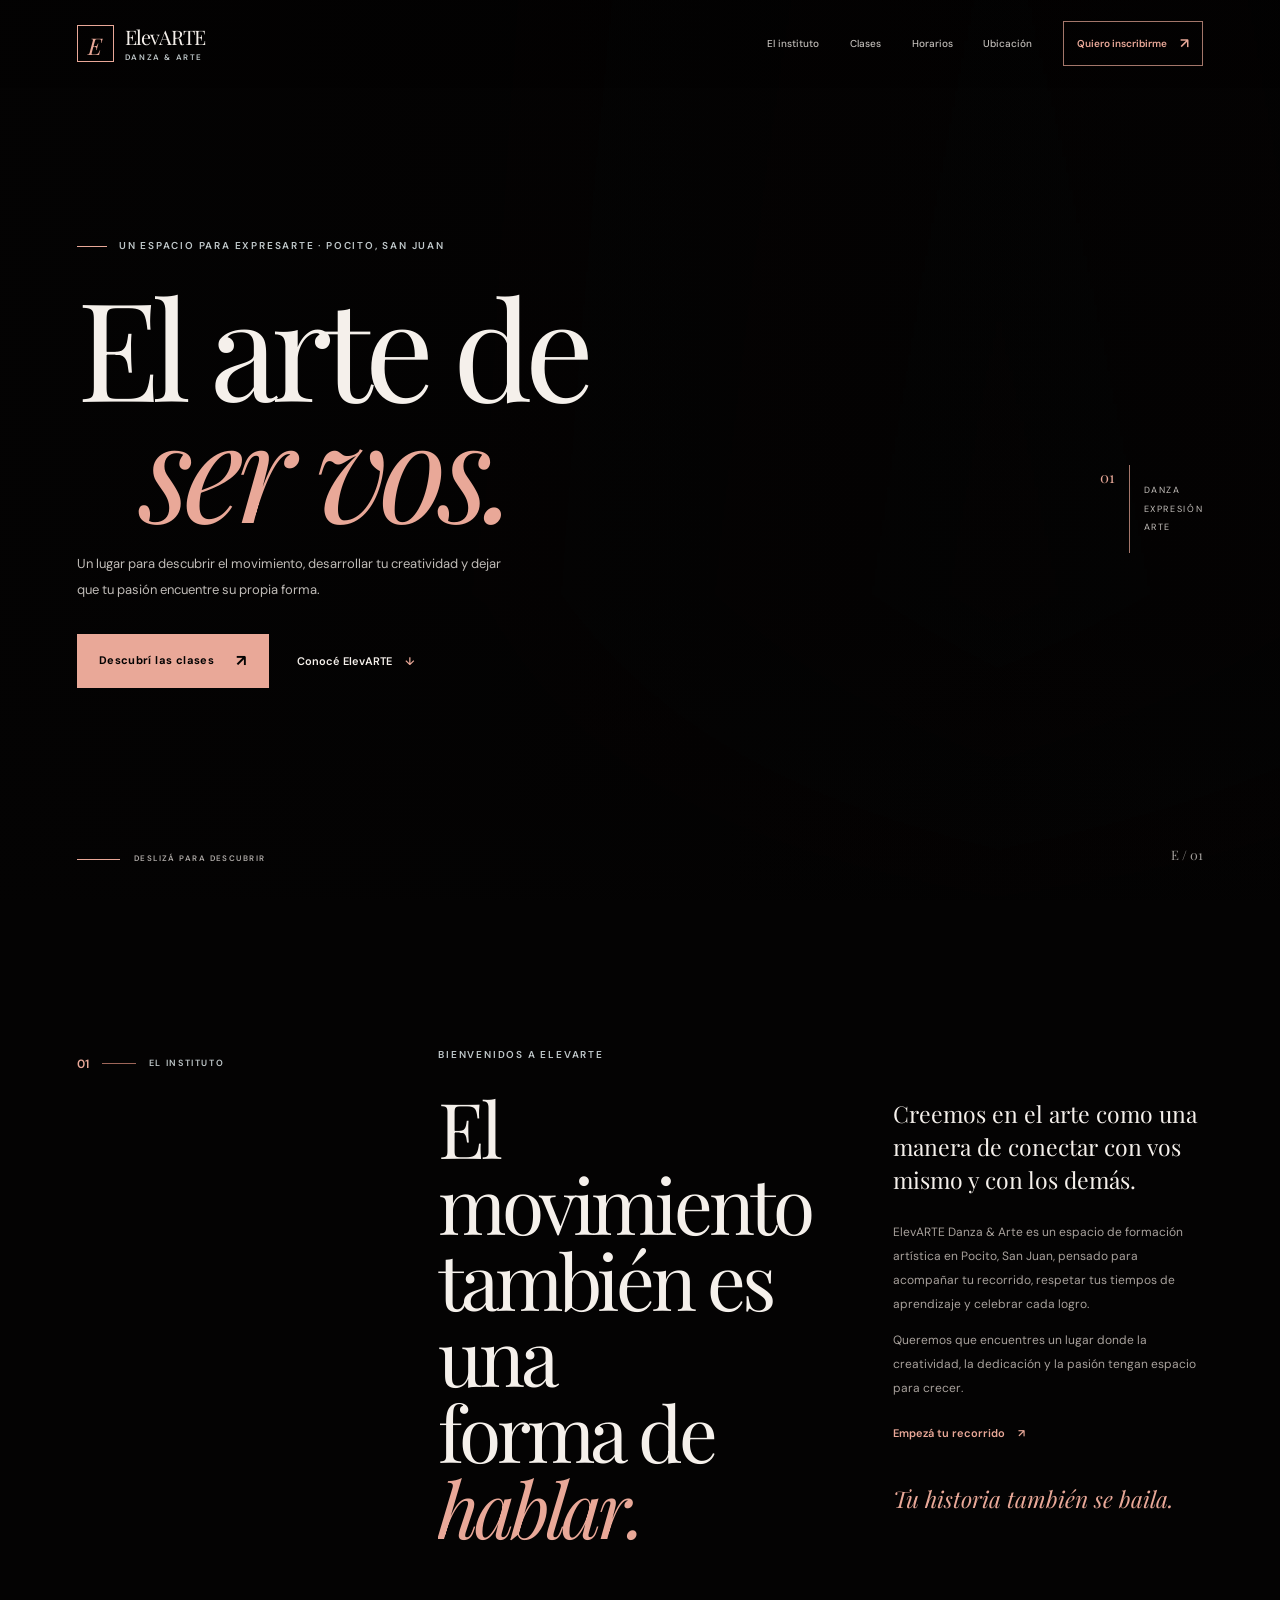
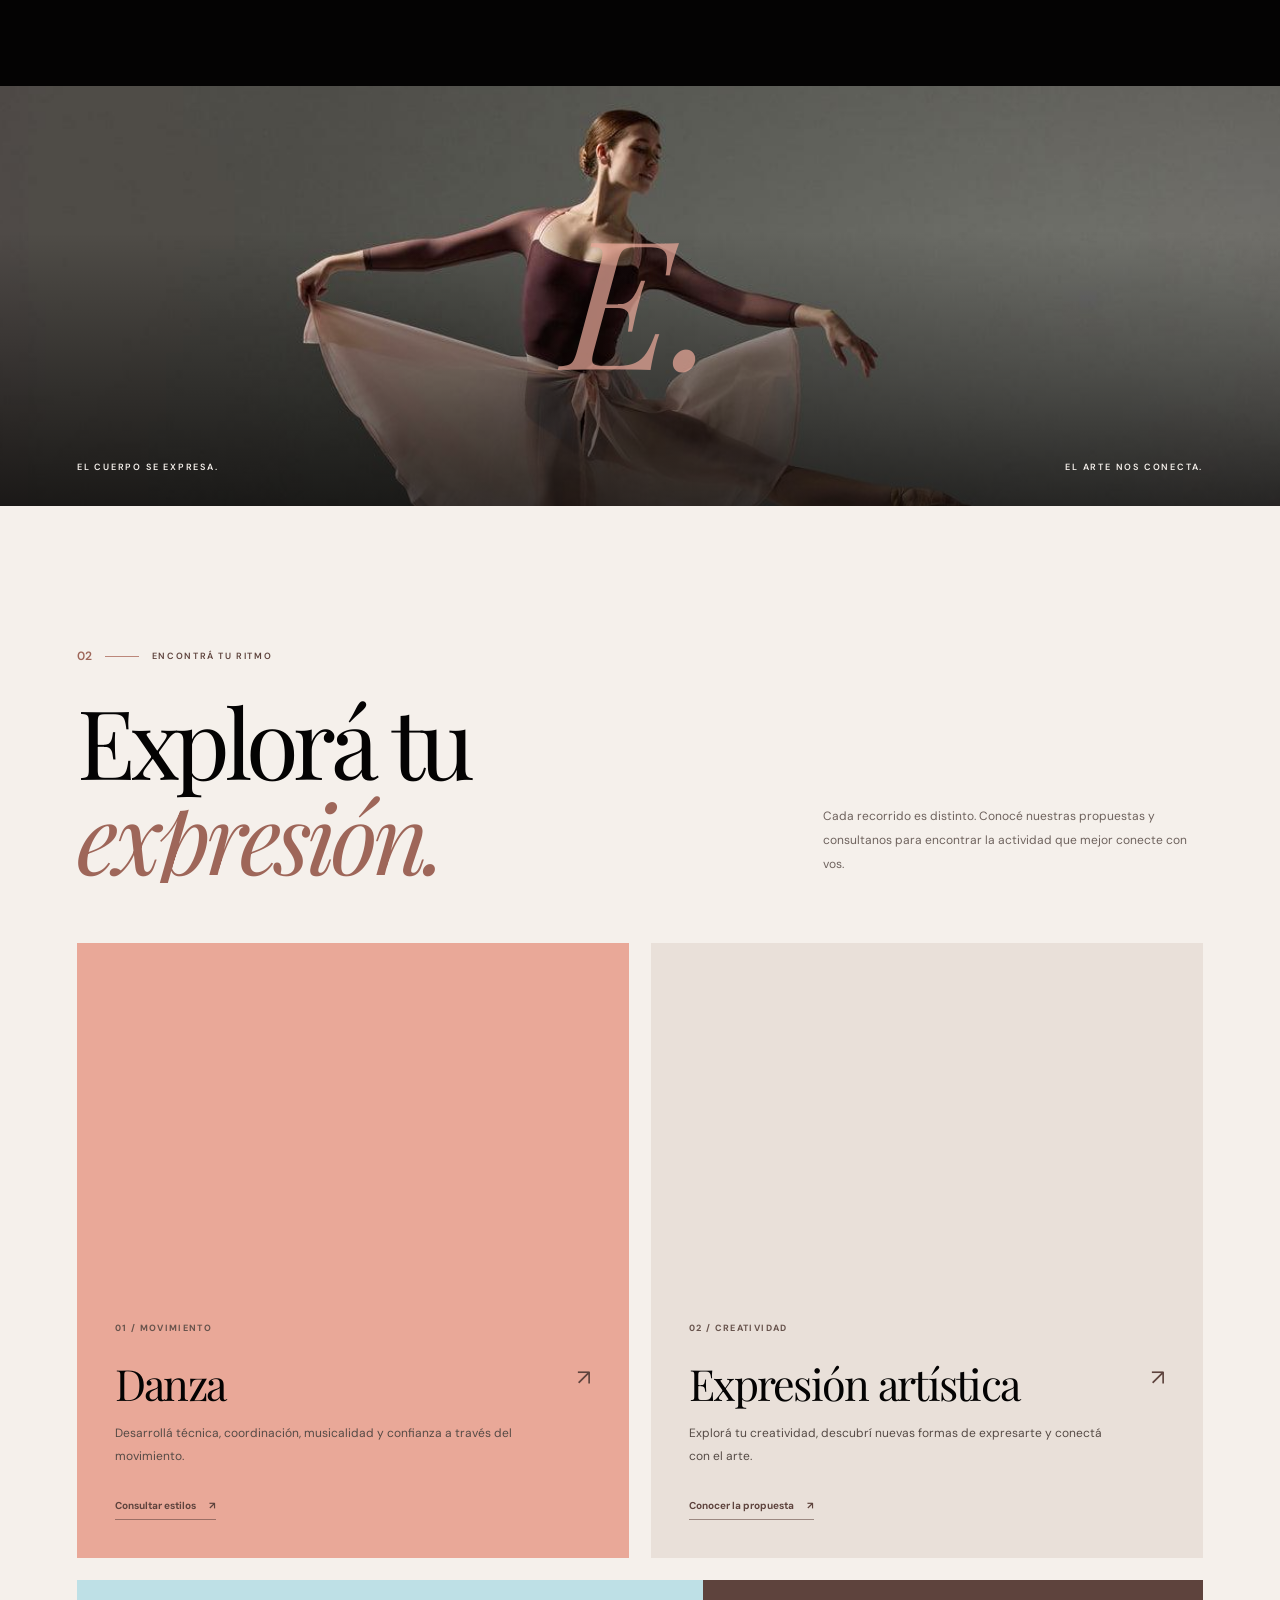
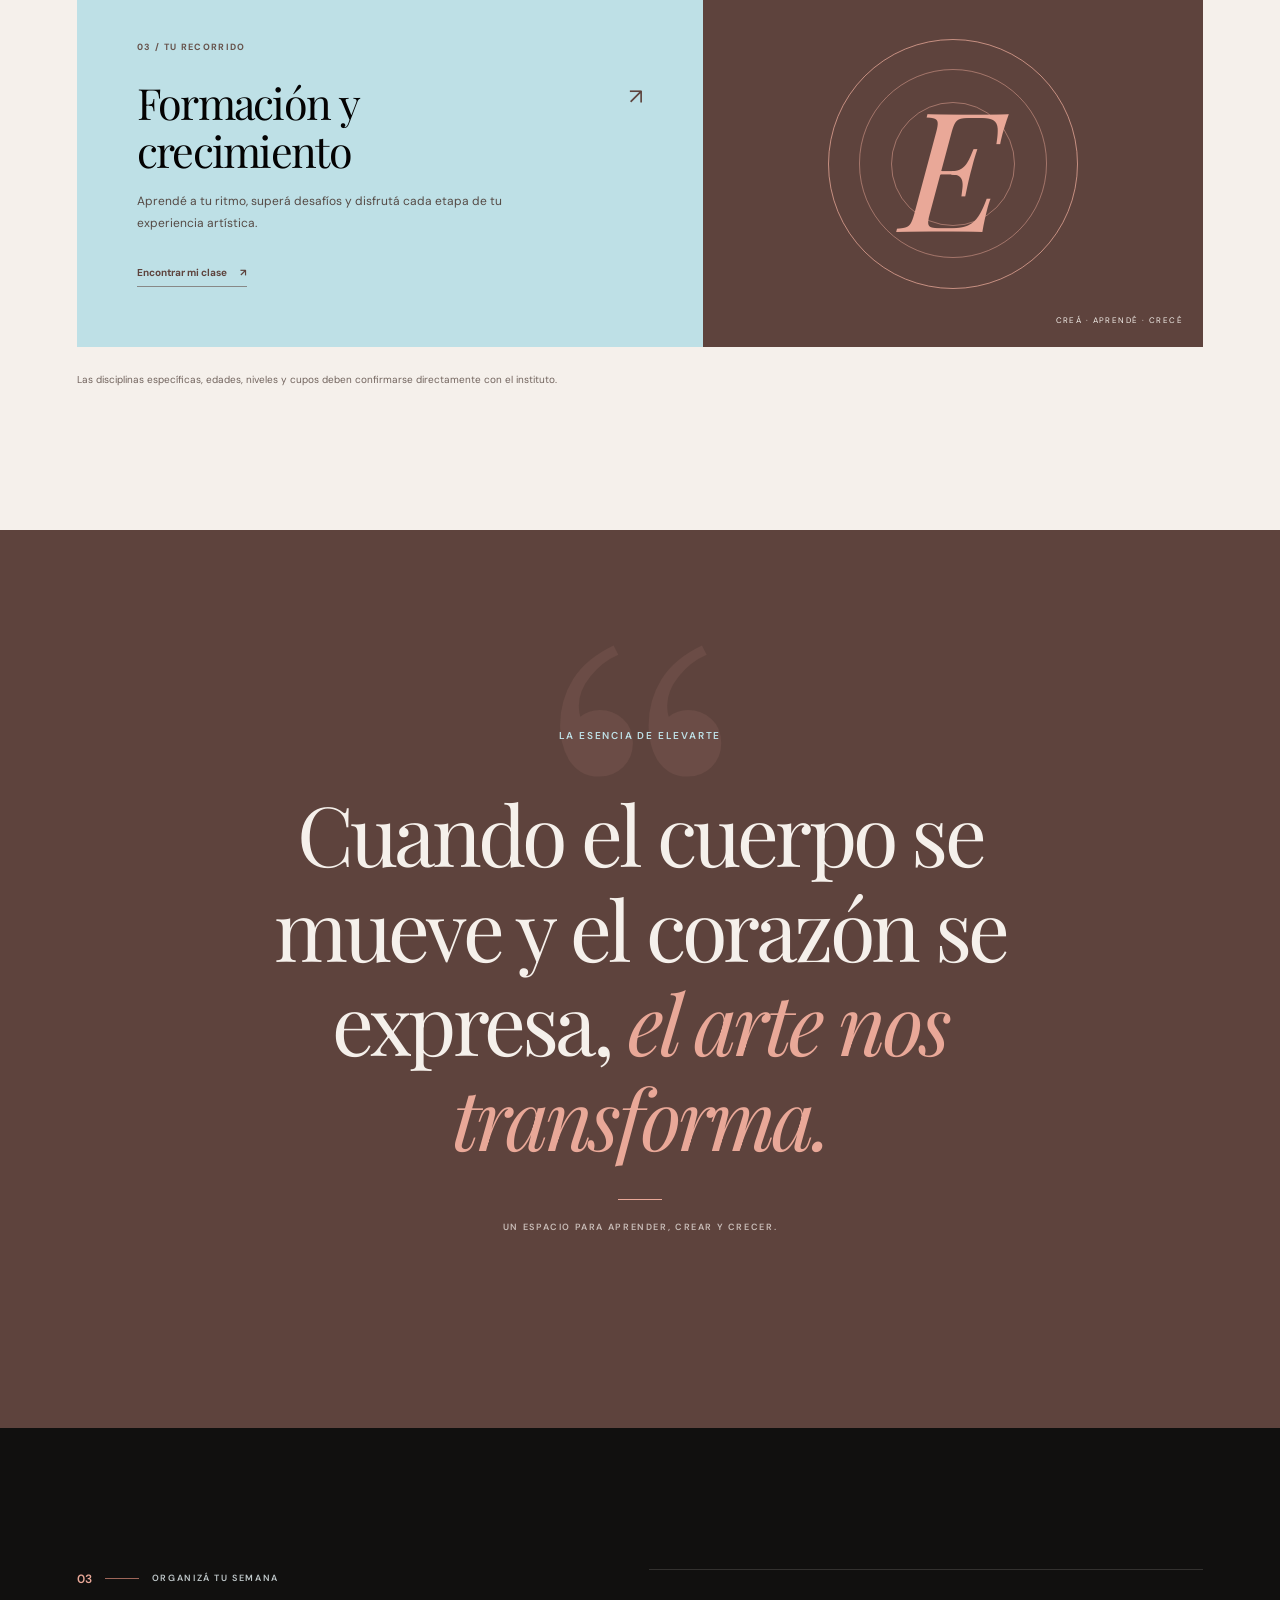
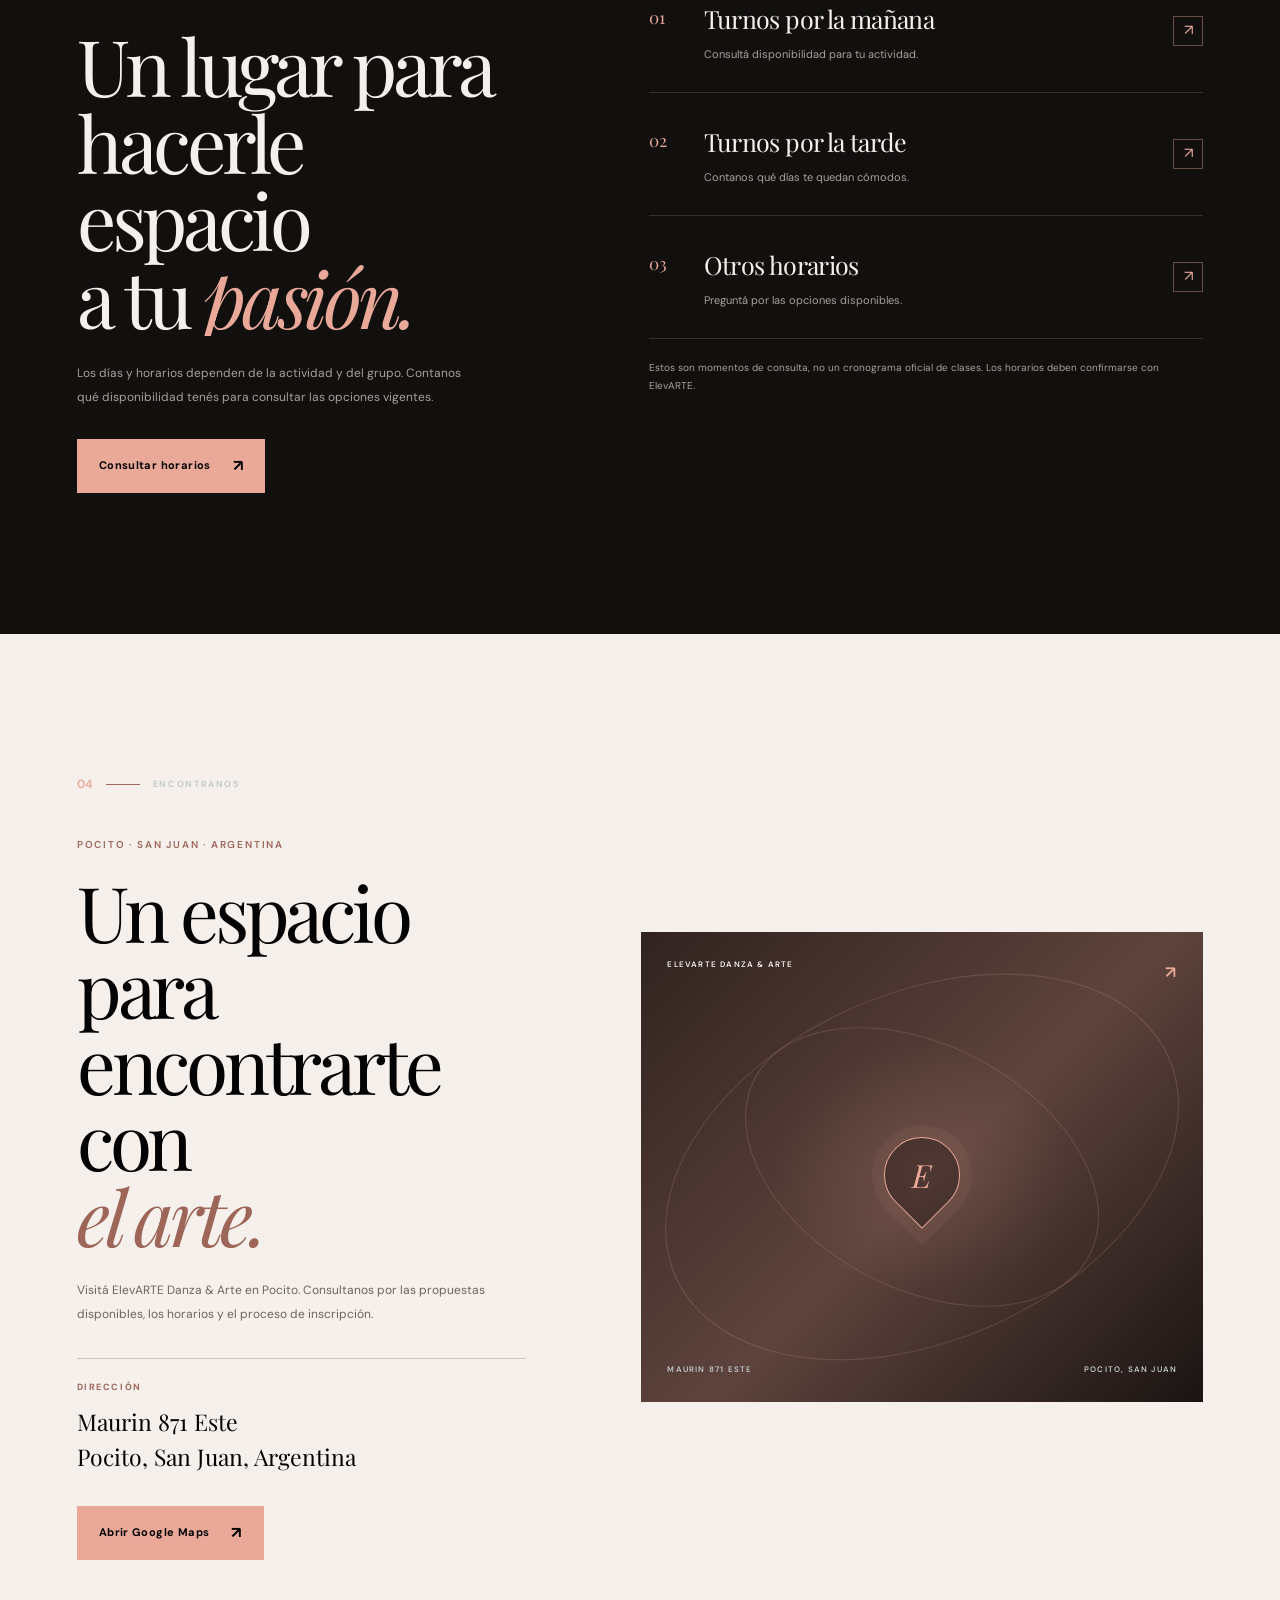
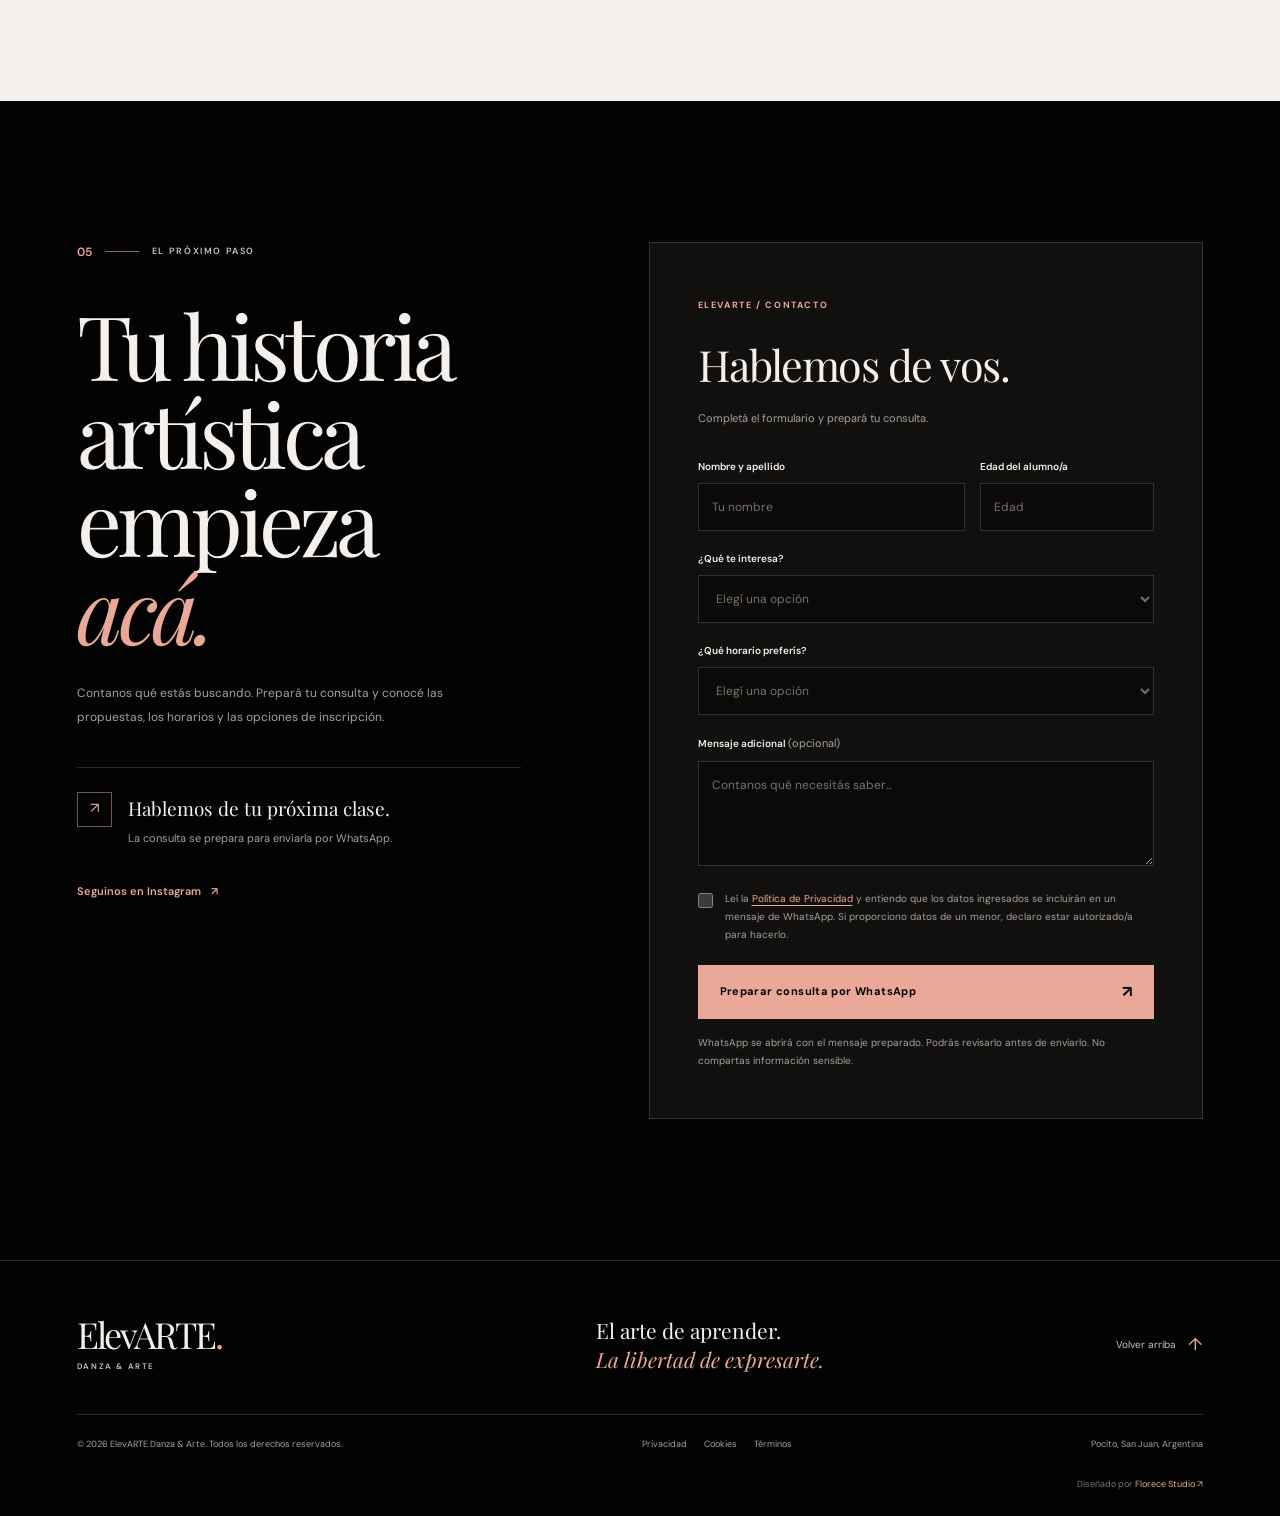
<file: index.html>
<!doctype html>
<html lang="es-AR">
  <head>
    <meta charset="UTF-8" />
    <meta name="viewport" content="width=device-width, initial-scale=1" />
    <meta name="theme-color" content="#040303" />
    <meta name="color-scheme" content="dark" />

    <title>ElevARTE Danza &amp; Arte | Clases en Pocito, San Juan</title>
    <meta
      name="description"
      content="Conocé ElevARTE Danza & Arte en Pocito, San Juan. Descubrí nuestras propuestas de danza y formación artística. Consultá horarios e inscripciones."
    />
    <meta name="author" content="ElevARTE Danza & Arte" />
    <meta name="robots" content="index, follow, max-image-preview:large" />
    <meta name="referrer" content="strict-origin-when-cross-origin" />

    <link rel="canonical" href="https://elevarte-web-two.vercel.app/" />
    <link rel="preconnect" href="https://fonts.googleapis.com" />
    <link rel="preconnect" href="https://fonts.gstatic.com" crossorigin />
    <link rel="preconnect" href="https://images.unsplash.com" />
    <link
      href="https://fonts.googleapis.com/css2?family=DM+Sans:wght@400;500;600;700&family=Playfair+Display:ital,wght@0,400;0,500;0,600;1,400;1,500&display=swap"
      rel="stylesheet"
    />
    <link rel="stylesheet" href="style.css" />

    <meta property="og:type" content="website" />
    <meta property="og:locale" content="es_AR" />
    <meta property="og:site_name" content="ElevARTE Danza & Arte" />
    <meta
      property="og:title"
      content="ElevARTE Danza & Arte | Tu pasión merece elevarse"
    />
    <meta
      property="og:description"
      content="Descubrí las propuestas de danza y formación artística de ElevARTE en Pocito, San Juan."
    />
    <meta property="og:url" content="https://elevarte-web-two.vercel.app/" />
    <meta name="twitter:card" content="summary_large_image" />
    <meta
      name="twitter:title"
      content="ElevARTE Danza & Arte | Pocito, San Juan"
    />
    <meta
      name="twitter:description"
      content="Un espacio para aprender, crear y expresar tu pasión por el arte."
    />

    <!-- Open Graph: vista previa al compartir -->
    <meta property="og:type" content="website" />
    <meta property="og:locale" content="es_AR" />
    <meta property="og:site_name" content="ElevARTE Danza & Arte" />
    <meta
      property="og:title"
      content="ElevARTE Danza & Arte | Un espacio para expresarte"
    />
    <meta
      property="og:description"
      content="Descubrí las clases de danza y las propuestas artísticas de ElevARTE. Conocé el espacio y consultá por horarios e inscripciones."
    />
    <meta property="og:url" content="https://elevarte-web-two.vercel.app/" />
    <meta
      property="og:image"
      content="https://elevarte-web-two.vercel.app/images/danza.png"
    />
    <meta property="og:image:width" content="1200" />
    <meta property="og:image:height" content="630" />
    <meta property="og:image:alt" content="ElevARTE Danza & Arte" />

    <!-- Twitter / otras plataformas -->
    <meta name="twitter:card" content="summary_large_image" />
    <meta name="twitter:title" content="ElevARTE Danza & Arte" />
    <meta
      name="twitter:description"
      content="Danza, expresión y formación artística. Conocé ElevARTE y consultá por las clases."
    />
    <meta
      name="twitter:image"
      content="https://elevarte-web-two.vercel.app/images/danza.png"
    />

    <script type="application/ld+json">
      {
        "@context": "https://schema.org",
        "@graph": [
          {
            "@type": ["EducationalOrganization", "LocalBusiness"],
            "@id": "https://elevarte-web-two.vercel.app/#organization",
            "name": "ElevARTE Danza & Arte",
            "url": "https://elevarte-web-two.vercel.app/",
            "description": "Espacio de formación artística en Pocito, San Juan, Argentina. Consultá las propuestas de danza y expresión artística, los horarios disponibles y las inscripciones.",
            "address": {
              "@type": "PostalAddress",
              "streetAddress": "Maurin 871 Este",
              "addressLocality": "Pocito",
              "addressRegion": "San Juan",
              "addressCountry": "AR"
            },
            "sameAs": ["https://www.instagram.com/elevarte.danzayarte/"],
            "knowsAbout": [
              "Danza",
              "Expresión artística",
              "Formación artística",
              "Movimiento y expresión corporal"
            ]
          },
          {
            "@type": "WebSite",
            "@id": "https://elevarte-web-two.vercel.app/#website",
            "url": "https://elevarte-web-two.vercel.app/",
            "name": "ElevARTE Danza & Arte",
            "inLanguage": "es-AR",
            "publisher": {
              "@id": "https://elevarte-web-two.vercel.app/#organization"
            }
          },
          {
            "@type": "WebPage",
            "@id": "https://elevarte-web-two.vercel.app/#webpage",
            "url": "https://elevarte-web-two.vercel.app/",
            "name": "ElevARTE Danza & Arte | Clases en Pocito, San Juan",
            "description": "Información sobre las propuestas de danza y formación artística de ElevARTE en Pocito, San Juan.",
            "inLanguage": "es-AR",
            "isPartOf": {
              "@id": "https://elevarte-web-two.vercel.app/#website"
            },
            "about": {
              "@id": "https://elevarte-web-two.vercel.app/#organization"
            }
          }
        ]
      }
    </script>
  </head>

  <body>
    <a class="skip-link" href="#contenido">Ir al contenido principal</a>

    <div class="cursor-dot" aria-hidden="true"></div>
    <div class="cursor-ring" aria-hidden="true"></div>

    <header class="site-header" id="siteHeader">
      <div class="container nav">
        <a class="brand" href="#inicio" aria-label="ElevARTE, inicio">
          <span class="brand-mark" aria-hidden="true">E</span>
          <span class="brand-text">
            ElevARTE
            <small>DANZA &amp; ARTE</small>
          </span>
        </a>

        <button
          class="menu-btn"
          id="menuBtn"
          aria-label="Abrir menú"
          aria-expanded="false"
          aria-controls="navLinks"
          type="button"
        >
          <span></span>
          <span></span>
        </button>

        <nav class="navlinks" id="navLinks" aria-label="Navegación principal">
          <a href="#nosotros">El instituto</a>
          <a href="#clases">Clases</a>
          <a href="#horarios">Horarios</a>
          <a href="#ubicacion">Ubicación</a>
          <a href="#contacto" class="nav-cta">
            <span>Quiero inscribirme</span>
            <span aria-hidden="true">↗</span>
          </a>
        </nav>
      </div>
    </header>

    <main id="contenido">
      <!-- PORTADA -->
      <section class="hero" id="inicio">
        <div
          class="hero-image"
          role="img"
          aria-label="Bailarina en una pose de danza artística"
        ></div>
        <div class="hero-overlay"></div>

        <div class="container hero-content">
          <div class="hero-copy reveal">
            <span class="eyebrow">
              <span class="eyebrow-line"></span>
              UN ESPACIO PARA EXPRESARTE · POCITO, SAN JUAN
            </span>

            <h1>
              El arte de<br />
              <em>ser vos.</em>
            </h1>

            <p class="hero-description">
              Un lugar para descubrir el movimiento, desarrollar tu creatividad
              y dejar que tu pasión encuentre su propia forma.
            </p>

            <div class="hero-actions">
              <a class="btn btn-primary" href="#clases">
                Descubrí las clases
                <span aria-hidden="true">↗</span>
              </a>
              <a class="text-link" href="#nosotros">
                Conocé ElevARTE <span aria-hidden="true">↓</span>
              </a>
            </div>
          </div>

          <div class="hero-side-note reveal">
            <span class="side-note-number">01</span>
            <span class="side-note-line"></span>
            <span class="side-note-text">DANZA<br />EXPRESIÓN<br />ARTE</span>
          </div>

          <a
            class="hero-scroll"
            href="#nosotros"
            aria-label="Desplazarse a la siguiente sección"
          >
            <span class="scroll-line"></span>
            <span>DESLIZÁ PARA DESCUBRIR</span>
          </a>

          <span class="hero-index">E / 01</span>
        </div>
      </section>

      <!-- PRESENTACIÓN -->
      <section class="intro-section section" id="nosotros">
        <div class="container intro-layout">
          <div class="section-index reveal">
            <span>01</span>
            <span class="index-rule"></span>
            <span>EL INSTITUTO</span>
          </div>

          <div class="intro-heading reveal">
            <p class="eyebrow">Bienvenidos a ElevARTE</p>
            <h2>
              El movimiento<br />
              también es una<br />
              forma de <em>hablar.</em>
            </h2>
          </div>

          <div class="intro-copy reveal">
            <p class="intro-lead">
              Creemos en el arte como una manera de conectar con vos mismo y con
              los demás.
            </p>
            <p>
              ElevARTE Danza &amp; Arte es un espacio de formación artística en
              Pocito, San Juan, pensado para acompañar tu recorrido, respetar
              tus tiempos de aprendizaje y celebrar cada logro.
            </p>
            <p>
              Queremos que encuentres un lugar donde la creatividad, la
              dedicación y la pasión tengan espacio para crecer.
            </p>
            <a class="text-link text-link-accent" href="#contacto">
              Empezá tu recorrido <span aria-hidden="true">↗</span>
            </a>
            <span class="signature">Tu historia también se baila.</span>
          </div>
        </div>
      </section>

      <!-- IMAGEN EDITORIAL -->
      <section class="image-break" aria-label="El arte del movimiento">
        <div
          class="image-break-photo"
          role="img"
          aria-label="Detalle artístico de una práctica de danza"
        ></div>
        <div class="image-break-caption">
          <span>EL CUERPO SE EXPRESA.</span>
          <span>EL ARTE NOS CONECTA.</span>
        </div>
        <span class="image-break-mark" aria-hidden="true">E.</span>
      </section>

      <!-- CLASES -->
      <section class="classes-section section" id="clases">
        <div class="container">
          <div class="section-heading reveal">
            <div class="section-index">
              <span>02</span>
              <span class="index-rule"></span>
              <span>ENCONTRÁ TU RITMO</span>
            </div>
            <div class="heading-grid">
              <h2>Explorá tu<br /><em>expresión.</em></h2>
              <p>
                Cada recorrido es distinto. Conocé nuestras propuestas y
                consultanos para encontrar la actividad que mejor conecte con
                vos.
              </p>
            </div>
          </div>

          <div class="class-grid">
            <article class="class-card class-card-featured reveal">
              <div
                class="class-card-image dance-image"
                role="img"
                aria-label="Imagen de una práctica de danza"
              ></div>
              <div class="class-card-content">
                <span class="class-number">01 / MOVIMIENTO</span>
                <div class="class-card-title">
                  <h3>Danza</h3>
                  <span class="class-symbol" aria-hidden="true">↗</span>
                </div>
                <p>
                  Desarrollá técnica, coordinación, musicalidad y confianza a
                  través del movimiento.
                </p>
                <a href="#contacto" class="card-link" data-activity="Danza">
                  Consultar estilos <span aria-hidden="true">↗</span>
                </a>
              </div>
            </article>

            <article class="class-card reveal">
              <div
                class="class-card-image expression-image"
                role="img"
                aria-label="Imagen de una experiencia creativa"
              ></div>
              <div class="class-card-content">
                <span class="class-number">02 / CREATIVIDAD</span>
                <div class="class-card-title">
                  <h3>Expresión artística</h3>
                  <span class="class-symbol" aria-hidden="true">↗</span>
                </div>
                <p>
                  Explorá tu creatividad, descubrí nuevas formas de expresarte y
                  conectá con el arte.
                </p>
                <a
                  href="#contacto"
                  class="card-link"
                  data-activity="Expresión artística"
                >
                  Conocer la propuesta <span aria-hidden="true">↗</span>
                </a>
              </div>
            </article>

            <article class="class-card class-card-wide reveal">
              <div class="class-card-content">
                <span class="class-number">03 / TU RECORRIDO</span>
                <div class="class-card-title">
                  <h3>Formación y crecimiento</h3>
                  <span class="class-symbol" aria-hidden="true">↗</span>
                </div>
                <p>
                  Aprendé a tu ritmo, superá desafíos y disfrutá cada etapa de
                  tu experiencia artística.
                </p>
                <a
                  href="#contacto"
                  class="card-link"
                  data-activity="Formación y crecimiento"
                >
                  Encontrar mi clase <span aria-hidden="true">↗</span>
                </a>
              </div>
              <div class="wide-card-art" aria-hidden="true">
                <span class="wide-art-circle"></span>
                <span class="wide-art-letter">E</span>
                <span class="wide-art-caption">CREÁ · APRENDÉ · CRECÉ</span>
              </div>
            </article>
          </div>

          <p class="section-disclaimer">
            Las disciplinas específicas, edades, niveles y cupos deben
            confirmarse directamente con el instituto.
          </p>
        </div>
      </section>

      <!-- ESENCIA -->
      <section class="quote-section" id="experiencia">
        <div class="quote-decoration" aria-hidden="true">“</div>
        <div class="container quote-inner reveal">
          <p class="eyebrow">La esencia de ElevARTE</p>
          <blockquote>
            Cuando el cuerpo se mueve y el corazón se expresa,
            <em>el arte nos transforma.</em>
          </blockquote>
          <span class="quote-line"></span>
          <p class="quote-caption">UN ESPACIO PARA APRENDER, CREAR Y CRECER.</p>
        </div>
      </section>

      <!-- HORARIOS -->
      <section class="schedule-section section" id="horarios">
        <div class="container schedule-layout">
          <div class="schedule-intro reveal">
            <div class="section-index">
              <span>03</span>
              <span class="index-rule"></span>
              <span>ORGANIZÁ TU SEMANA</span>
            </div>
            <h2>
              Un lugar para<br />hacerle espacio<br />a tu <em>pasión.</em>
            </h2>
            <p>
              Los días y horarios dependen de la actividad y del grupo. Contanos
              qué disponibilidad tenés para consultar las opciones vigentes.
            </p>
            <a class="btn btn-primary" href="#contacto">
              Consultar horarios <span aria-hidden="true">↗</span>
            </a>
          </div>

          <div class="schedule-list reveal">
            <article class="schedule-item">
              <span class="schedule-time">01</span>
              <div>
                <h3>Turnos por la mañana</h3>
                <p>Consultá disponibilidad para tu actividad.</p>
              </div>
              <a href="#contacto" aria-label="Consultar turnos por la mañana"
                >↗</a
              >
            </article>

            <article class="schedule-item">
              <span class="schedule-time">02</span>
              <div>
                <h3>Turnos por la tarde</h3>
                <p>Contanos qué días te quedan cómodos.</p>
              </div>
              <a href="#contacto" aria-label="Consultar turnos por la tarde"
                >↗</a
              >
            </article>

            <article class="schedule-item">
              <span class="schedule-time">03</span>
              <div>
                <h3>Otros horarios</h3>
                <p>Preguntá por las opciones disponibles.</p>
              </div>
              <a href="#contacto" aria-label="Consultar otros horarios">↗</a>
            </article>

            <p class="schedule-note">
              Estos son momentos de consulta, no un cronograma oficial de
              clases. Los horarios deben confirmarse con ElevARTE.
            </p>
          </div>
        </div>
      </section>

      <!-- UBICACIÓN -->
      <section class="location-section section" id="ubicacion">
        <div class="container location-layout">
          <div class="location-copy reveal">
            <div class="section-index">
              <span>04</span>
              <span class="index-rule"></span>
              <span>ENCONTRANOS</span>
            </div>
            <p class="eyebrow">Pocito · San Juan · Argentina</p>
            <h2>Un espacio para<br />encontrarte con<br /><em>el arte.</em></h2>
            <p>
              Visitá ElevARTE Danza &amp; Arte en Pocito. Consultanos por las
              propuestas disponibles, los horarios y el proceso de inscripción.
            </p>

            <div class="address-block">
              <span class="address-label">DIRECCIÓN</span>
              <address>
                Maurin 871 Este<br />Pocito, San Juan, Argentina
              </address>
            </div>

            <a
              class="btn btn-primary"
              href="https://www.google.com/maps/search/?api=1&amp;query=Maurin%20871%20Este%2C%20Pocito%2C%20San%20Juan%2C%20Argentina"
              target="_blank"
              rel="noopener noreferrer"
            >
              Abrir Google Maps <span aria-hidden="true">↗</span>
            </a>
          </div>

          <a
            class="location-visual reveal"
            href="https://www.google.com/maps/search/?api=1&amp;query=Maurin%20871%20Este%2C%20Pocito%2C%20San%20Juan%2C%20Argentina"
            target="_blank"
            rel="noopener noreferrer"
            aria-label="Buscar ElevARTE en Google Maps"
          >
            <div class="location-visual-top">
              <span>ELEVARTE DANZA &amp; ARTE</span>
              <span aria-hidden="true">↗</span>
            </div>
            <div class="location-pin" aria-hidden="true">
              <span> E </span>
            </div>
            <div class="location-visual-bottom">
              <span>MAURIN 871 ESTE</span>
              <span>POCITO, SAN JUAN</span>
            </div>
          </a>
        </div>
      </section>

      <!-- INSCRIPCIONES Y CONTACTO -->
      <section class="contact-section section" id="contacto">
        <div class="container contact-layout">
          <div class="contact-copy reveal">
            <div class="section-index">
              <span>05</span>
              <span class="index-rule"></span>
              <span>EL PRÓXIMO PASO</span>
            </div>

            <h2>Tu historia<br />artística empieza<br /><em>acá.</em></h2>
            <p>
              Contanos qué estás buscando. Prepará tu consulta y conocé las
              propuestas, los horarios y las opciones de inscripción.
            </p>

            <div class="contact-note">
              <span class="contact-note-icon" aria-hidden="true">↗</span>
              <div>
                <strong>Hablemos de tu próxima clase.</strong>
                <p>La consulta se prepara para enviarla por WhatsApp.</p>
              </div>
            </div>

            <a
              class="contact-instagram"
              href="https://www.instagram.com/elevarte.danzayarte/"
              target="_blank"
              rel="noopener noreferrer"
            >
              Seguinos en Instagram <span aria-hidden="true">↗</span>
            </a>
          </div>

          <div class="contact-card reveal">
            <div class="form-heading">
              <span class="form-kicker">ELEVARTE / CONTACTO</span>
              <h3>Hablemos de vos.</h3>
              <p>Completá el formulario y prepará tu consulta.</p>
            </div>

            <form id="enrollmentForm">
              <div class="form-row">
                <div class="form-field">
                  <label for="nombre">Nombre y apellido</label>
                  <input
                    id="nombre"
                    name="nombre"
                    type="text"
                    autocomplete="name"
                    placeholder="Tu nombre"
                    maxlength="100"
                    required
                  />
                </div>

                <div class="form-field">
                  <label for="edad">Edad del alumno/a</label>
                  <input
                    id="edad"
                    name="edad"
                    type="number"
                    min="1"
                    max="110"
                    inputmode="numeric"
                    placeholder="Edad"
                    required
                  />
                </div>
              </div>

              <div class="form-field">
                <label for="actividad">¿Qué te interesa?</label>
                <select id="actividad" name="actividad" required>
                  <option value="" selected disabled>Elegí una opción</option>
                  <option value="Danza">Danza</option>
                  <option value="Expresión artística">
                    Expresión artística
                  </option>
                  <option value="Formación y crecimiento">
                    Formación y crecimiento
                  </option>
                  <option value="Todas las propuestas">
                    Quiero conocer todas las propuestas
                  </option>
                </select>
              </div>

              <div class="form-field">
                <label for="turno">¿Qué horario preferís?</label>
                <select id="turno" name="turno" required>
                  <option value="" selected disabled>Elegí una opción</option>
                  <option value="Mañana">Mañana</option>
                  <option value="Tarde">Tarde</option>
                  <option value="Noche">Noche</option>
                  <option value="Tengo flexibilidad">Tengo flexibilidad</option>
                </select>
              </div>

              <div class="form-field">
                <label for="consulta">
                  Mensaje adicional <span class="optional">(opcional)</span>
                </label>
                <textarea
                  id="consulta"
                  name="consulta"
                  rows="3"
                  maxlength="1000"
                  placeholder="Contanos qué necesitás saber..."
                ></textarea>
              </div>

              <div class="privacy-notice">
                <label class="privacy-consent" for="privacyConsent">
                  <input
                    id="privacyConsent"
                    name="privacyConsent"
                    type="checkbox"
                    required
                  />
                  <span>
                    Leí la
                    <a
                      href="privacidad.html"
                      target="_blank"
                      rel="noopener noreferrer"
                      >Política de Privacidad</a
                    >
                    y entiendo que los datos ingresados se incluirán en un
                    mensaje de WhatsApp. Si proporciono datos de un menor,
                    declaro estar autorizado/a para hacerlo.
                  </span>
                </label>
              </div>

              <button class="btn btn-primary form-submit" type="submit">
                Preparar consulta por WhatsApp
                <span aria-hidden="true">↗</span>
              </button>

              <p
                class="form-status"
                id="formStatus"
                role="status"
                aria-live="polite"
              ></p>

              <p class="form-note">
                WhatsApp se abrirá con el mensaje preparado. Podrás revisarlo
                antes de enviarlo. No compartas información sensible.
              </p>
            </form>
          </div>
        </div>
      </section>
    </main>

    <footer class="site-footer">
      <div class="container">
        <div class="footer-main">
          <a class="footer-brand" href="#inicio" aria-label="ElevARTE, inicio">
            <span class="footer-brand-name">ElevARTE<span>.</span></span>
            <small>DANZA &amp; ARTE</small>
          </a>

          <p class="footer-message">
            El arte de aprender.<br /><em>La libertad de expresarte.</em>
          </p>

          <a class="backtop" href="#inicio">
            Volver arriba <span aria-hidden="true">↑</span>
          </a>
        </div>

        <div class="footer-bottom">
          <p class="footer-copyright">
            © <span id="year"></span> ElevARTE Danza &amp; Arte. Todos los
            derechos reservados.
          </p>

          <nav class="legal-links" aria-label="Información legal">
            <a href="privacidad.html">Privacidad</a>
            <a href="cookies.html">Cookies</a>
            <a href="terminos.html">Términos</a>
          </nav>

          <p class="footer-location">Pocito, San Juan, Argentina</p>
        </div>

        <div class="footer-credit">
          Diseñado por
          <a
            href="https://www.instagram.com/florecestudio.ar/"
            target="_blank"
            rel="noopener noreferrer"
            aria-label="Visitar Instagram de Florece Studio"
            >Florece Studio ↗</a
          >
        </div>
      </div>
    </footer>

    <script src="script.js" defer></script>
  </body>
</html>
</file>
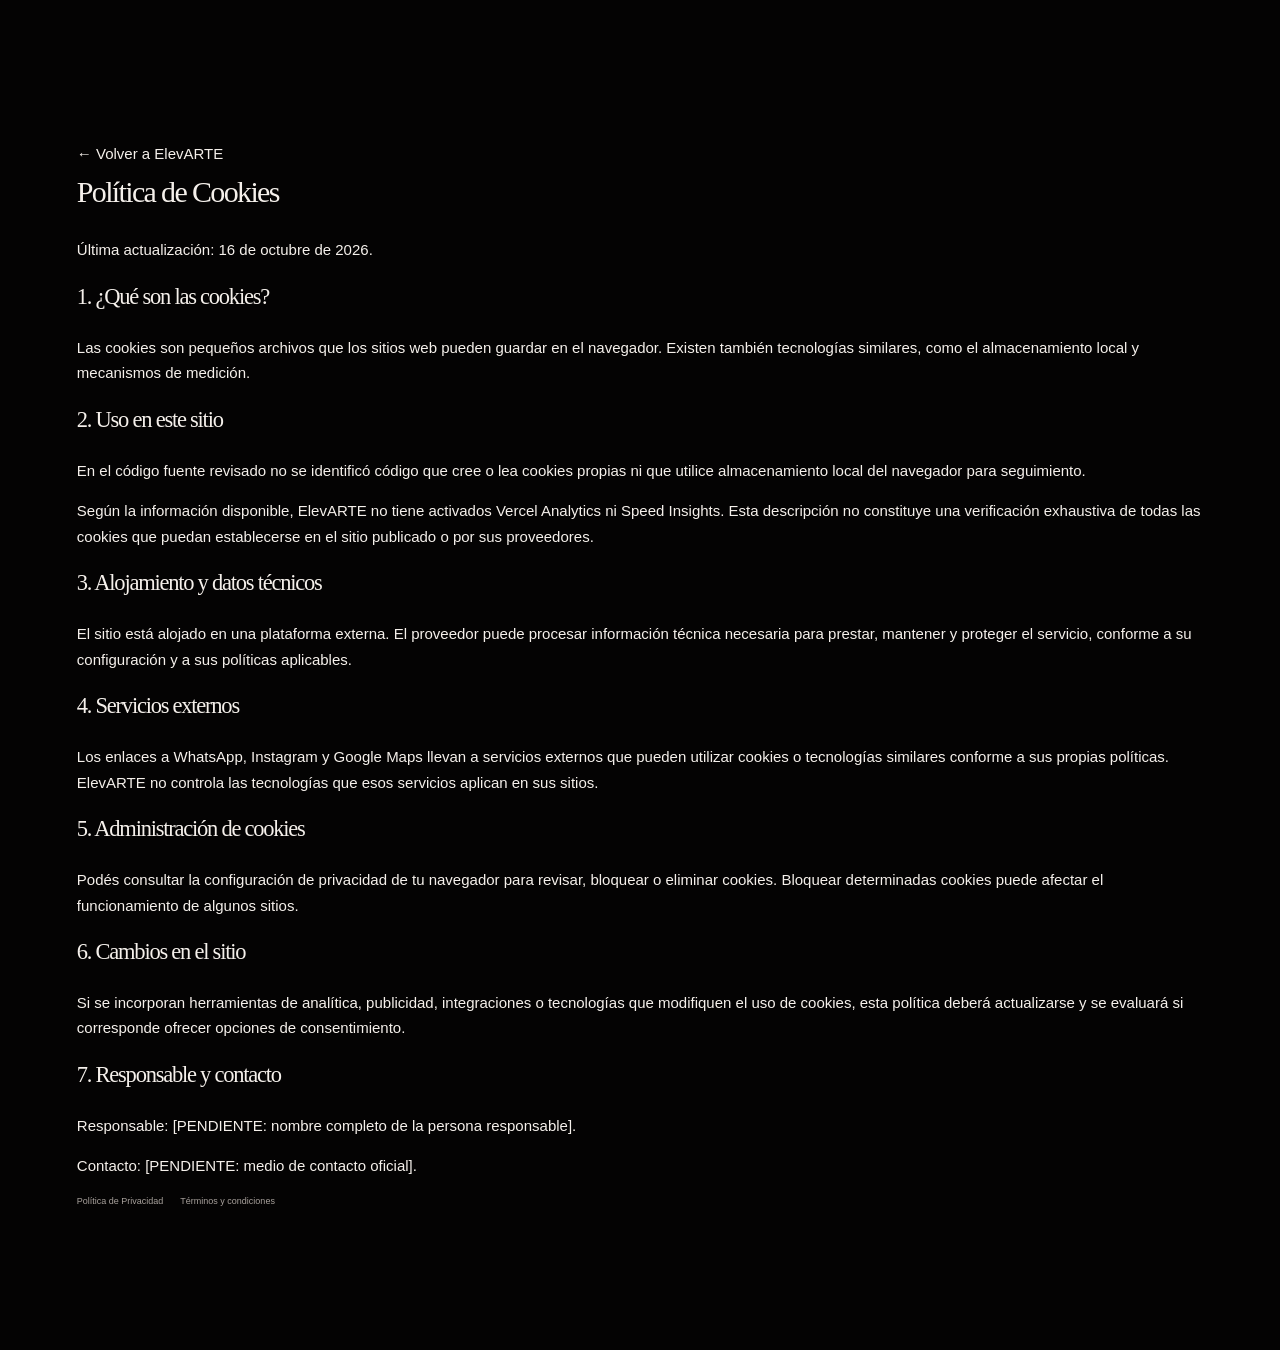
<file: cookies.html>
<!doctype html>
<html lang="es-AR">
<head>
  <meta charset="UTF-8">
  <meta name="viewport" content="width=device-width, initial-scale=1">
  <meta name="robots" content="index, follow">
  <meta name="description" content="Política de cookies y tecnologías similares de ElevARTE Danza & Arte.">
  <title>Política de Cookies | ElevARTE Danza & Arte</title>
  <link rel="stylesheet" href="style.css">
</head>
<body>
  <main class="section">
    <div class="container legal-content">
      <a href="index.html">← Volver a ElevARTE</a>
      <h1>Política de Cookies</h1>
      <p>Última actualización: 16 de octubre de 2026.</p>

      <h2>1. ¿Qué son las cookies?</h2>
      <p>
        Las cookies son pequeños archivos que los sitios web pueden
        guardar en el navegador. Existen también tecnologías similares,
        como el almacenamiento local y mecanismos de medición.
      </p>

      <h2>2. Uso en este sitio</h2>
      <p>
        En el código fuente revisado no se identificó código que cree
        o lea cookies propias ni que utilice almacenamiento local
        del navegador para seguimiento.
      </p>
      <p>
        Según la información disponible, ElevARTE no tiene activados
        Vercel Analytics ni Speed Insights. Esta descripción no constituye
        una verificación exhaustiva de todas las cookies que puedan
        establecerse en el sitio publicado o por sus proveedores.
      </p>

      <h2>3. Alojamiento y datos técnicos</h2>
      <p>
        El sitio está alojado en una plataforma externa. El proveedor
        puede procesar información técnica necesaria para prestar,
        mantener y proteger el servicio, conforme a su configuración
        y a sus políticas aplicables.
      </p>

      <h2>4. Servicios externos</h2>
      <p>
        Los enlaces a WhatsApp, Instagram y Google Maps llevan a servicios
        externos que pueden utilizar cookies o tecnologías similares
        conforme a sus propias políticas. ElevARTE no controla las
        tecnologías que esos servicios aplican en sus sitios.
      </p>

      <h2>5. Administración de cookies</h2>
      <p>
        Podés consultar la configuración de privacidad de tu navegador
        para revisar, bloquear o eliminar cookies. Bloquear determinadas
        cookies puede afectar el funcionamiento de algunos sitios.
      </p>

      <h2>6. Cambios en el sitio</h2>
      <p>
        Si se incorporan herramientas de analítica, publicidad,
        integraciones o tecnologías que modifiquen el uso de cookies,
        esta política deberá actualizarse y se evaluará si corresponde
        ofrecer opciones de consentimiento.
      </p>

      <h2>7. Responsable y contacto</h2>
      <p>
        Responsable: [PENDIENTE: nombre completo de la persona responsable].
      </p>
      <p>
        Contacto: [PENDIENTE: medio de contacto oficial].
      </p>

      <nav class="legal-links" aria-label="Documentos legales">
        <a href="privacidad.html">Política de Privacidad</a>
        <a href="terminos.html">Términos y condiciones</a>
      </nav>
    </div>
  </main>
</body>
</html>
</file>
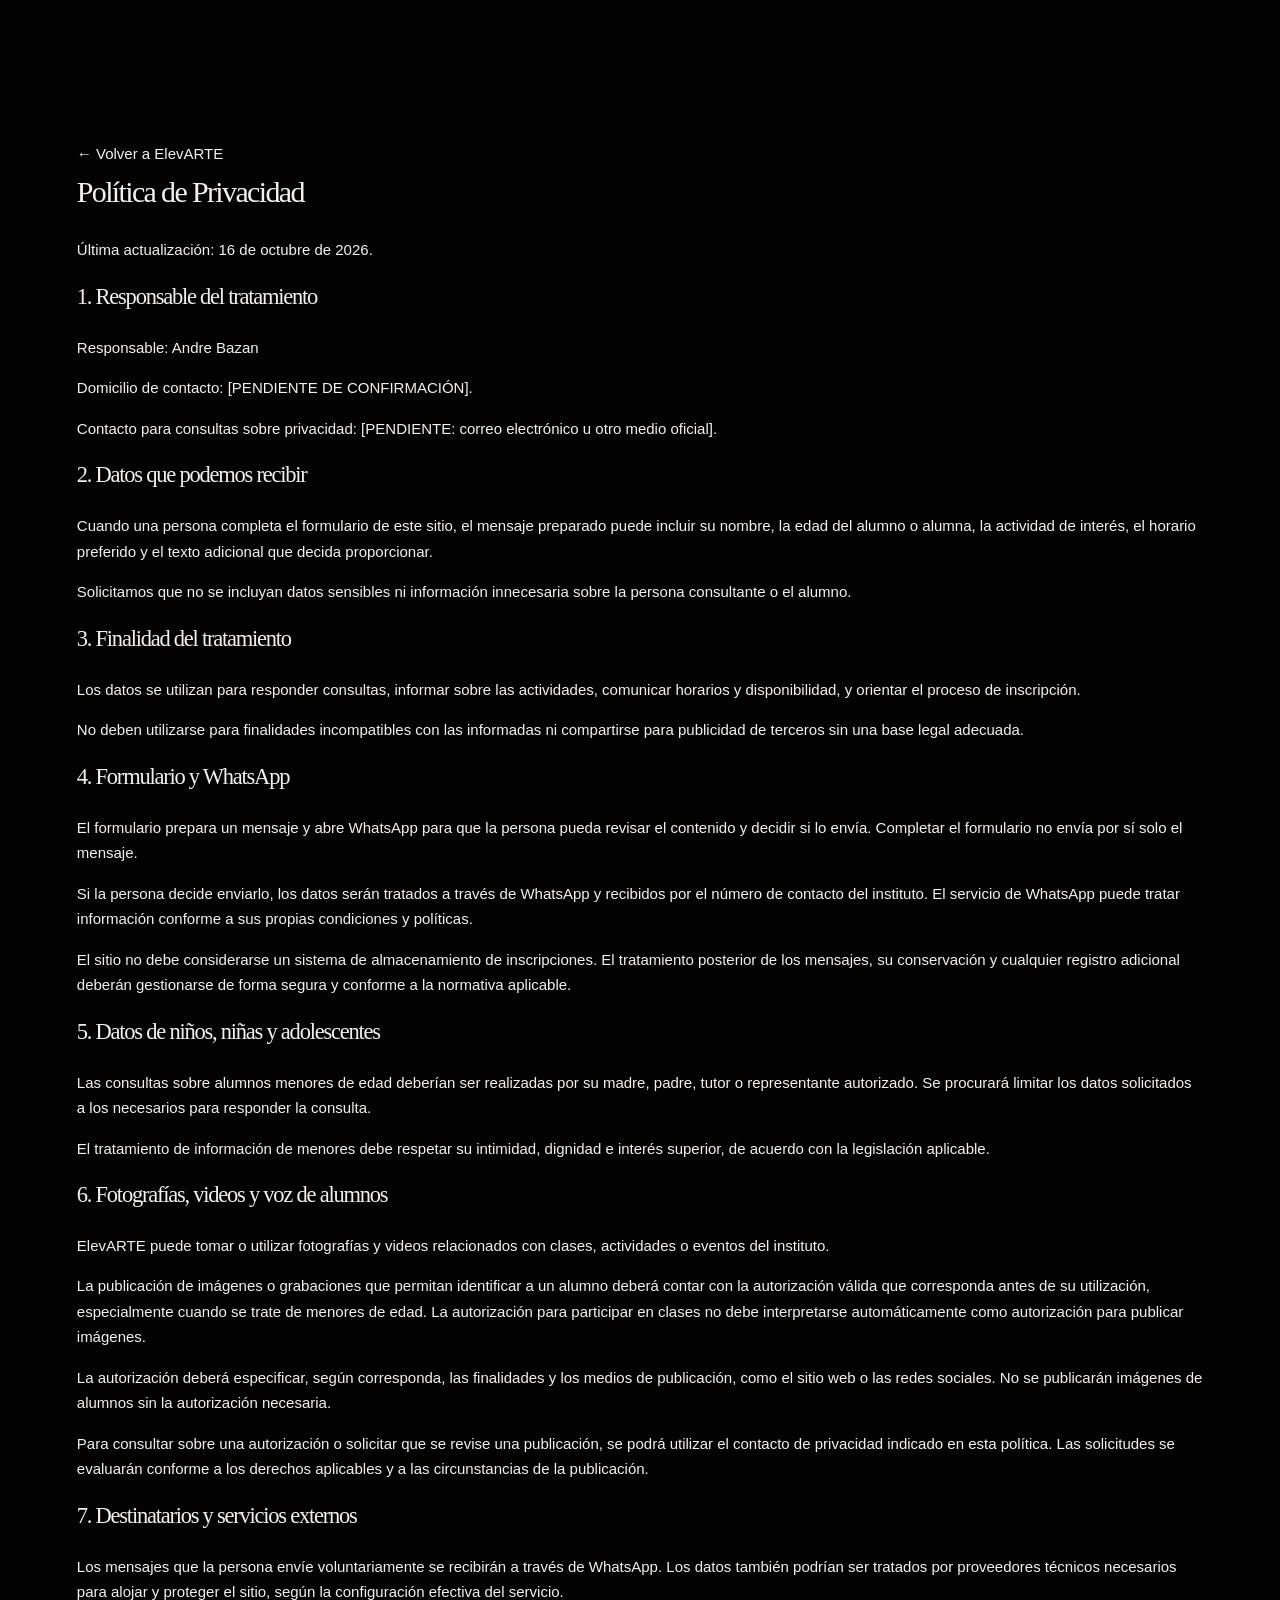
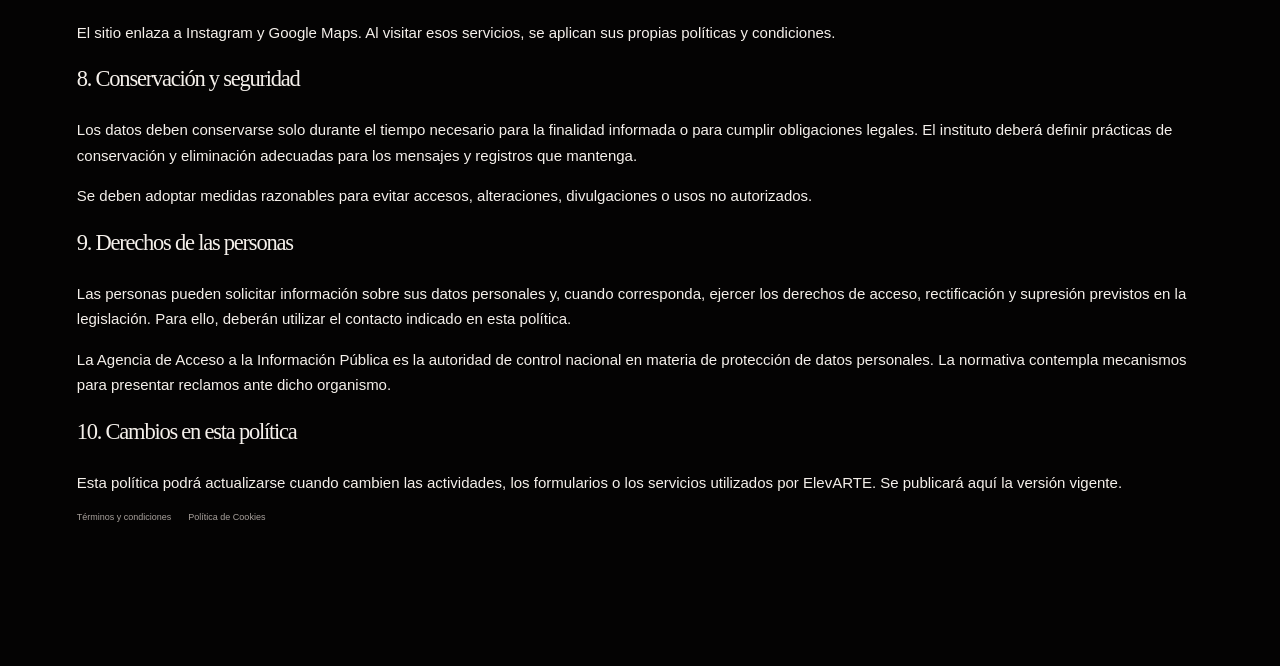
<file: privacidad.html>
<!doctype html>
<html lang="es-AR">
<head>
  <meta charset="UTF-8">
  <meta name="viewport" content="width=device-width, initial-scale=1">
  <meta name="robots" content="index, follow">
  <meta name="description" content="Política de privacidad de ElevARTE Danza & Arte, Pocito, San Juan.">
  <title>Política de Privacidad | ElevARTE Danza & Arte</title>
  <link rel="stylesheet" href="style.css">
</head>
<body>
  <main class="section">
    <div class="container legal-content">
      <a href="index.html">← Volver a ElevARTE</a>
      <h1>Política de Privacidad</h1>
      <p>Última actualización: 16 de octubre de 2026.</p>

      <h2>1. Responsable del tratamiento</h2>
      <p>
        Responsable: Andre Bazan
      </p>
      <p>
        Domicilio de contacto: [PENDIENTE DE CONFIRMACIÓN].
      </p>
      <p>
        Contacto para consultas sobre privacidad:
        [PENDIENTE: correo electrónico u otro medio oficial].
      </p>

      <h2>2. Datos que podemos recibir</h2>
      <p>
        Cuando una persona completa el formulario de este sitio,
        el mensaje preparado puede incluir su nombre, la edad del
        alumno o alumna, la actividad de interés, el horario preferido
        y el texto adicional que decida proporcionar.
      </p>
      <p>
        Solicitamos que no se incluyan datos sensibles ni información
        innecesaria sobre la persona consultante o el alumno.
      </p>

      <h2>3. Finalidad del tratamiento</h2>
      <p>
        Los datos se utilizan para responder consultas, informar sobre
        las actividades, comunicar horarios y disponibilidad, y orientar
        el proceso de inscripción.
      </p>
      <p>
        No deben utilizarse para finalidades incompatibles con las
        informadas ni compartirse para publicidad de terceros sin
        una base legal adecuada.
      </p>

      <h2>4. Formulario y WhatsApp</h2>
      <p>
        El formulario prepara un mensaje y abre WhatsApp para que
        la persona pueda revisar el contenido y decidir si lo envía.
        Completar el formulario no envía por sí solo el mensaje.
      </p>
      <p>
        Si la persona decide enviarlo, los datos serán tratados a través
        de WhatsApp y recibidos por el número de contacto del instituto.
        El servicio de WhatsApp puede tratar información conforme a sus
        propias condiciones y políticas.
      </p>
      <p>
        El sitio no debe considerarse un sistema de almacenamiento
        de inscripciones. El tratamiento posterior de los mensajes,
        su conservación y cualquier registro adicional deberán
        gestionarse de forma segura y conforme a la normativa aplicable.
      </p>

      <h2>5. Datos de niños, niñas y adolescentes</h2>
      <p>
        Las consultas sobre alumnos menores de edad deberían ser
        realizadas por su madre, padre, tutor o representante autorizado.
        Se procurará limitar los datos solicitados a los necesarios
        para responder la consulta.
      </p>
      <p>
        El tratamiento de información de menores debe respetar su
        intimidad, dignidad e interés superior, de acuerdo con la
        legislación aplicable.
      </p>

      <h2>6. Fotografías, videos y voz de alumnos</h2>
      <p>
        ElevARTE puede tomar o utilizar fotografías y videos relacionados
        con clases, actividades o eventos del instituto.
      </p>
      <p>
        La publicación de imágenes o grabaciones que permitan identificar
        a un alumno deberá contar con la autorización válida que
        corresponda antes de su utilización, especialmente cuando se
        trate de menores de edad. La autorización para participar en
        clases no debe interpretarse automáticamente como autorización
        para publicar imágenes.
      </p>
      <p>
        La autorización deberá especificar, según corresponda, las
        finalidades y los medios de publicación, como el sitio web
        o las redes sociales. No se publicarán imágenes de alumnos
        sin la autorización necesaria.
      </p>
      <p>
        Para consultar sobre una autorización o solicitar que se revise
        una publicación, se podrá utilizar el contacto de privacidad
        indicado en esta política. Las solicitudes se evaluarán conforme
        a los derechos aplicables y a las circunstancias de la publicación.
      </p>

      <h2>7. Destinatarios y servicios externos</h2>
      <p>
        Los mensajes que la persona envíe voluntariamente se recibirán
        a través de WhatsApp. Los datos también podrían ser tratados
        por proveedores técnicos necesarios para alojar y proteger
        el sitio, según la configuración efectiva del servicio.
      </p>
      <p>
        El sitio enlaza a Instagram y Google Maps. Al visitar esos
        servicios, se aplican sus propias políticas y condiciones.
      </p>

      <h2>8. Conservación y seguridad</h2>
      <p>
        Los datos deben conservarse solo durante el tiempo necesario
        para la finalidad informada o para cumplir obligaciones legales.
        El instituto deberá definir prácticas de conservación y eliminación
        adecuadas para los mensajes y registros que mantenga.
      </p>
      <p>
        Se deben adoptar medidas razonables para evitar accesos,
        alteraciones, divulgaciones o usos no autorizados.
      </p>

      <h2>9. Derechos de las personas</h2>
      <p>
        Las personas pueden solicitar información sobre sus datos
        personales y, cuando corresponda, ejercer los derechos de
        acceso, rectificación y supresión previstos en la legislación.
        Para ello, deberán utilizar el contacto indicado en esta política.
      </p>
      <p>
        La Agencia de Acceso a la Información Pública es la autoridad
        de control nacional en materia de protección de datos personales.
        La normativa contempla mecanismos para presentar reclamos
        ante dicho organismo.
      </p>

      <h2>10. Cambios en esta política</h2>
      <p>
        Esta política podrá actualizarse cuando cambien las actividades,
        los formularios o los servicios utilizados por ElevARTE.
        Se publicará aquí la versión vigente.
      </p>

      <nav class="legal-links" aria-label="Documentos legales">
        <a href="terminos.html">Términos y condiciones</a>
        <a href="cookies.html">Política de Cookies</a>
      </nav>
    </div>
  </main>
</body>
</html>
</file>
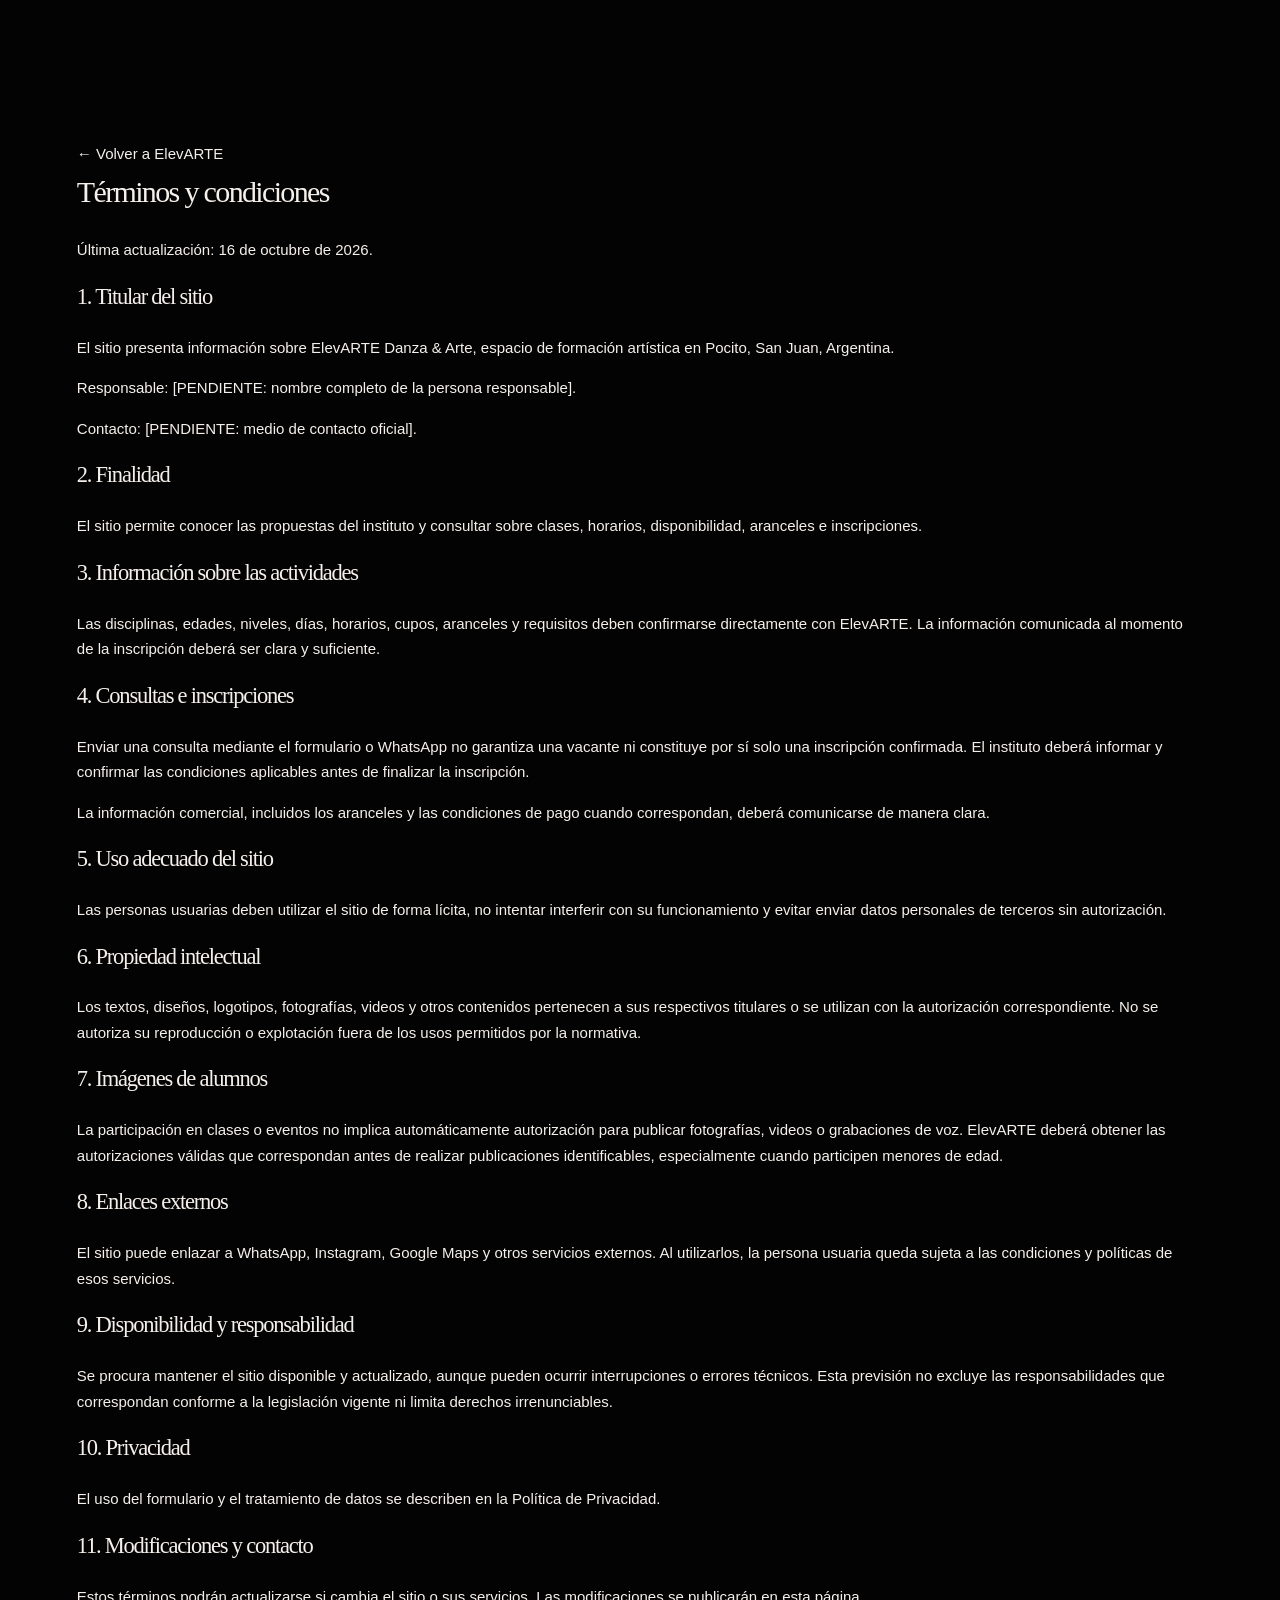
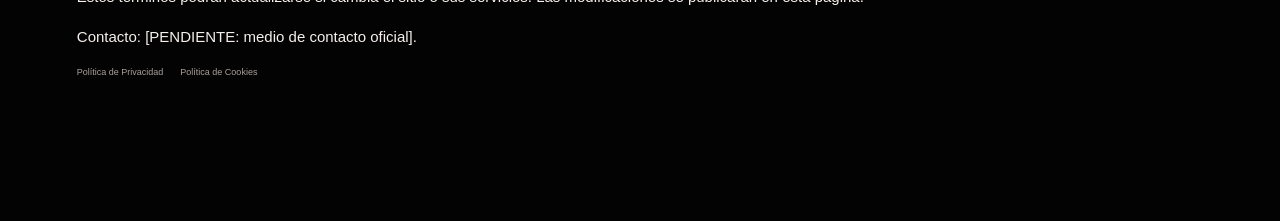
<file: terminos.html>
<!doctype html>
<html lang="es-AR">
<head>
  <meta charset="UTF-8">
  <meta name="viewport" content="width=device-width, initial-scale=1">
  <meta name="robots" content="index, follow">
  <meta name="description" content="Términos y condiciones del sitio de ElevARTE Danza & Arte.">
  <title>Términos y condiciones | ElevARTE Danza & Arte</title>
  <link rel="stylesheet" href="style.css">
</head>
<body>
  <main class="section">
    <div class="container legal-content">
      <a href="index.html">← Volver a ElevARTE</a>
      <h1>Términos y condiciones</h1>
      <p>Última actualización: 16 de octubre de 2026.</p>

      <h2>1. Titular del sitio</h2>
      <p>
        El sitio presenta información sobre ElevARTE Danza & Arte,
        espacio de formación artística en Pocito, San Juan, Argentina.
      </p>
      <p>
        Responsable: [PENDIENTE: nombre completo de la persona responsable].
      </p>
      <p>
        Contacto: [PENDIENTE: medio de contacto oficial].
      </p>

      <h2>2. Finalidad</h2>
      <p>
        El sitio permite conocer las propuestas del instituto y consultar
        sobre clases, horarios, disponibilidad, aranceles e inscripciones.
      </p>

      <h2>3. Información sobre las actividades</h2>
      <p>
        Las disciplinas, edades, niveles, días, horarios, cupos,
        aranceles y requisitos deben confirmarse directamente con
        ElevARTE. La información comunicada al momento de la inscripción
        deberá ser clara y suficiente.
      </p>

      <h2>4. Consultas e inscripciones</h2>
      <p>
        Enviar una consulta mediante el formulario o WhatsApp no garantiza
        una vacante ni constituye por sí solo una inscripción confirmada.
        El instituto deberá informar y confirmar las condiciones aplicables
        antes de finalizar la inscripción.
      </p>
      <p>
        La información comercial, incluidos los aranceles y las condiciones
        de pago cuando correspondan, deberá comunicarse de manera clara.
      </p>

      <h2>5. Uso adecuado del sitio</h2>
      <p>
        Las personas usuarias deben utilizar el sitio de forma lícita,
        no intentar interferir con su funcionamiento y evitar enviar
        datos personales de terceros sin autorización.
      </p>

      <h2>6. Propiedad intelectual</h2>
      <p>
        Los textos, diseños, logotipos, fotografías, videos y otros
        contenidos pertenecen a sus respectivos titulares o se utilizan
        con la autorización correspondiente. No se autoriza su reproducción
        o explotación fuera de los usos permitidos por la normativa.
      </p>

      <h2>7. Imágenes de alumnos</h2>
      <p>
        La participación en clases o eventos no implica automáticamente
        autorización para publicar fotografías, videos o grabaciones
        de voz. ElevARTE deberá obtener las autorizaciones válidas que
        correspondan antes de realizar publicaciones identificables,
        especialmente cuando participen menores de edad.
      </p>

      <h2>8. Enlaces externos</h2>
      <p>
        El sitio puede enlazar a WhatsApp, Instagram, Google Maps y
        otros servicios externos. Al utilizarlos, la persona usuaria
        queda sujeta a las condiciones y políticas de esos servicios.
      </p>

      <h2>9. Disponibilidad y responsabilidad</h2>
      <p>
        Se procura mantener el sitio disponible y actualizado, aunque
        pueden ocurrir interrupciones o errores técnicos. Esta previsión
        no excluye las responsabilidades que correspondan conforme
        a la legislación vigente ni limita derechos irrenunciables.
      </p>

      <h2>10. Privacidad</h2>
      <p>
        El uso del formulario y el tratamiento de datos se describen
        en la <a href="privacidad.html">Política de Privacidad</a>.
      </p>

      <h2>11. Modificaciones y contacto</h2>
      <p>
        Estos términos podrán actualizarse si cambia el sitio o sus
        servicios. Las modificaciones se publicarán en esta página.
      </p>
      <p>
        Contacto: [PENDIENTE: medio de contacto oficial].
      </p>

      <nav class="legal-links" aria-label="Documentos legales">
        <a href="privacidad.html">Política de Privacidad</a>
        <a href="cookies.html">Política de Cookies</a>
      </nav>
    </div>
  </main>
</body>
</html>
</file>
<file: style.css>
/* =========================================
   ELEV ARTE — IDENTIDAD VISUAL
   ========================================= */

:root {
  --ink: #040303;
  --ink-soft: #11100f;
  --ink-card: #171514;
  --salmon: #e9a898;
  --blue: #bee0e6;
  --brown: #5e433d;
  --brown-mid: #9e6659;
  --rose: #bc877a;
  --gray: #bfc7c9;
  --cream: #f5f0eb;
  --muted: #a8a19c;
  --line: rgba(245, 240, 235, 0.15);

  --font-body: "DM Sans", sans-serif;
  --font-display: "Playfair Display", Georgia, serif;

  --container: 1240px;
  --page-gutter: clamp(22px, 6vw, 88px);
  --header-height: 88px;

  --ease: cubic-bezier(0.22, 1, 0.36, 1);
}

/* RESET */

* {
  box-sizing: border-box;
}

html {
  scroll-behavior: smooth;
  scroll-padding-top: calc(var(--header-height) + 18px);
  background: var(--ink);
}

body {
  margin: 0;
  color: var(--cream);
  background: var(--ink);
  font-family: var(--font-body);
  font-size: 15px;
  line-height: 1.7;
  -webkit-font-smoothing: antialiased;
  overflow-x: clip;
}

body.menu-open {
  overflow: hidden;
}

img {
  display: block;
  max-width: 100%;
}

a {
  color: inherit;
  text-decoration: none;
}

button,
input,
select,
textarea {
  font: inherit;
}

button,
a,
input,
select,
textarea {
  -webkit-tap-highlight-color: transparent;
}

button {
  color: inherit;
}

::selection {
  color: var(--ink);
  background: var(--salmon);
}

:focus-visible {
  outline: 2px solid var(--blue);
  outline-offset: 5px;
}

.container {
  width: min(100% - (var(--page-gutter) * 2), var(--container));
  margin-inline: auto;
}

.section {
  padding-block: clamp(90px, 11vw, 160px);
}

.skip-link {
  position: fixed;
  z-index: 2000;
  top: 12px;
  left: 12px;
  padding: 12px 16px;
  color: var(--ink);
  background: var(--blue);
  transform: translateY(-160%);
}

.skip-link:focus {
  transform: translateY(0);
}

/* TIPOGRAFÍA Y ELEMENTOS COMPARTIDOS */

h1,
h2,
h3,
p {
  margin-top: 0;
}

h1,
h2,
h3 {
  font-weight: 400;
}

h1,
h2 {
  font-family: var(--font-display);
  letter-spacing: -0.055em;
}

h1 em,
h2 em,
blockquote em,
.footer-message em {
  color: var(--salmon);
  font-weight: 400;
}

.eyebrow {
  display: inline-flex;
  align-items: center;
  gap: 12px;
  color: var(--gray);
  font-size: 10px;
  font-weight: 600;
  letter-spacing: 0.18em;
  line-height: 1.6;
  text-transform: uppercase;
}

.eyebrow-line {
  width: 30px;
  height: 1px;
  flex: 0 0 auto;
  background: var(--salmon);
}

.section-index {
  display: flex;
  align-items: center;
  gap: 13px;
  color: var(--gray);
  font-size: 9px;
  font-weight: 600;
  letter-spacing: 0.18em;
  text-transform: uppercase;
}

.section-index > span:first-child {
  color: var(--salmon);
  font-size: 12px;
  letter-spacing: 0;
}

.index-rule {
  width: 34px;
  height: 1px;
  background: var(--brown-mid);
}

.btn {
  display: inline-flex;
  min-height: 54px;
  align-items: center;
  justify-content: center;
  gap: 22px;
  padding: 14px 21px;
  border: 1px solid transparent;
  border-radius: 0;
  cursor: pointer;
  font-size: 11px;
  font-weight: 700;
  letter-spacing: 0.035em;
  line-height: 1.4;
  text-align: center;
  transition:
    background 250ms ease,
    color 250ms ease,
    border-color 250ms ease,
    transform 250ms var(--ease);
}

.btn span {
  font-size: 16px;
  transition: transform 250ms var(--ease);
}

.btn:hover span {
  transform: translate(3px, -3px);
}

.btn-primary {
  color: var(--ink);
  background: var(--salmon);
}

.btn-primary:hover {
  background: var(--blue);
  transform: translateY(-2px);
}

.text-link {
  display: inline-flex;
  align-items: center;
  gap: 13px;
  width: fit-content;
  color: var(--cream);
  font-size: 11px;
  font-weight: 600;
  transition: color 200ms ease;
}

.text-link span {
  color: var(--salmon);
  transition: transform 200ms ease;
}

.text-link:hover {
  color: var(--salmon);
}

.text-link:hover span {
  transform: translate(3px, -3px);
}

.text-link-accent {
  margin-top: 12px;
  color: var(--salmon);
}

.optional {
  color: var(--muted);
  font-size: 11px;
  font-weight: 400;
}

/* HEADER */

.site-header {
  position: fixed;
  z-index: 1000;
  inset: 0 0 auto;
  height: var(--header-height);
  border-bottom: 1px solid transparent;
  background: rgba(4, 3, 3, 0.2);
  transition:
    background 250ms ease,
    border-color 250ms ease,
    height 250ms ease;
}

.site-header.is-scrolled {
  height: 74px;
  border-color: var(--line);
  background: rgba(4, 3, 3, 0.94);
  backdrop-filter: blur(16px);
  -webkit-backdrop-filter: blur(16px);
}

.nav {
  display: flex;
  height: 100%;
  align-items: center;
  justify-content: space-between;
  gap: 28px;
}

.brand {
  display: inline-flex;
  flex: 0 0 auto;
  align-items: center;
  gap: 11px;
}

.brand-mark {
  display: grid;
  width: 37px;
  height: 37px;
  place-items: center;
  border: 1px solid var(--salmon);
  color: var(--salmon);
  font-family: var(--font-display);
  font-size: 23px;
  font-style: italic;
}

.brand-text {
  display: flex;
  flex-direction: column;
  font-family: var(--font-display);
  font-size: 20px;
  letter-spacing: -0.04em;
  line-height: 1.05;
}

.brand-text small {
  margin-top: 6px;
  color: var(--gray);
  font-family: var(--font-body);
  font-size: 8px;
  font-weight: 600;
  letter-spacing: 0.2em;
}

.navlinks {
  display: flex;
  align-items: center;
  gap: clamp(15px, 2.4vw, 34px);
}

.navlinks > a:not(.nav-cta) {
  position: relative;
  color: rgba(245, 240, 235, 0.78);
  font-size: 10px;
  font-weight: 500;
  transition: color 200ms ease;
}

.navlinks > a:not(.nav-cta)::after {
  position: absolute;
  right: 0;
  bottom: -7px;
  left: 0;
  height: 1px;
  background: var(--salmon);
  content: "";
  transform: scaleX(0);
  transform-origin: right;
  transition: transform 250ms var(--ease);
}

.navlinks > a:not(.nav-cta):hover {
  color: var(--cream);
}

.navlinks > a:not(.nav-cta):hover::after {
  transform: scaleX(1);
  transform-origin: left;
}

.nav-cta {
  display: inline-flex;
  min-height: 42px;
  align-items: center;
  gap: 13px;
  padding: 10px 13px;
  border: 1px solid rgba(233, 168, 152, 0.7);
  color: var(--salmon);
  font-size: 10px;
  font-weight: 600;
  transition:
    color 200ms ease,
    background 200ms ease;
}

.nav-cta:hover {
  color: var(--ink);
  background: var(--salmon);
}

.nav-cta span:last-child {
  font-size: 14px;
}

.menu-btn {
  display: none;
}

/* PORTADA */

.hero {
  position: relative;
  display: flex;
  min-height: min(850px, 100svh);
  min-height: max(720px, 100svh);
  align-items: center;
  overflow: hidden;
  isolation: isolate;
  background: var(--ink);
}

.hero-image,
.hero-overlay {
  position: absolute;
  z-index: -1;
  inset: 0;
}

.hero-image {
  background-image: url("https://images.unsplash.com/photo-1504609813442-a8924e83f76e?auto=format&fit=crop&w=2200&q=85");
  background-position: center 38%;
  background-size: cover;
  transform: scale(1.03);
  animation: hero-image-in 1.6s var(--ease) both;
}

.hero-overlay {
  background:
    linear-gradient(90deg, rgba(4, 3, 3, 0.94) 0%, rgba(4, 3, 3, 0.75) 38%, rgba(4, 3, 3, 0.2) 78%, rgba(4, 3, 3, 0.45) 100%),
    linear-gradient(0deg, rgba(4, 3, 3, 0.7) 0%, transparent 34%, rgba(4, 3, 3, 0.14) 100%);
}

.hero-content {
  position: relative;
  display: grid;
  min-height: inherit;
  grid-template-columns: minmax(0, 1fr) 100px;
  align-items: center;
  padding-top: calc(var(--header-height) + 40px);
  padding-bottom: 110px;
}

.hero-copy {
  max-width: 760px;
  padding-block: 40px;
}

.hero h1 {
  margin: 30px 0 25px;
  font-size: clamp(76px, 10.7vw, 148px);
  font-weight: 400;
  line-height: 0.88;
}

.hero h1 em {
  display: inline-block;
  padding-left: clamp(20px, 5vw, 76px);
}

.hero-description {
  max-width: 430px;
  margin-bottom: 32px;
  color: rgba(245, 240, 235, 0.78);
  font-size: 13px;
  line-height: 1.95;
}

.hero-actions {
  display: flex;
  align-items: center;
  flex-wrap: wrap;
  gap: 28px;
}

.hero-side-note {
  display: flex;
  align-items: center;
  justify-self: end;
  gap: 14px;
  margin-top: 100px;
}

.side-note-number {
  align-self: flex-start;
  color: var(--salmon);
  font-family: var(--font-display);
  font-size: 15px;
}

.side-note-line {
  width: 1px;
  height: 88px;
  background: rgba(233, 168, 152, 0.7);
}

.side-note-text {
  color: rgba(245, 240, 235, 0.8);
  font-size: 9px;
  letter-spacing: 0.18em;
  line-height: 2.1;
}

.hero-scroll {
  position: absolute;
  bottom: 34px;
  left: 0;
  display: inline-flex;
  align-items: center;
  gap: 14px;
  color: rgba(245, 240, 235, 0.7);
  font-size: 8px;
  font-weight: 600;
  letter-spacing: 0.18em;
}

.scroll-line {
  width: 43px;
  height: 1px;
  background: var(--salmon);
  transition: width 250ms ease;
}

.hero-scroll:hover .scroll-line {
  width: 64px;
}

.hero-index {
  position: absolute;
  right: 0;
  bottom: 34px;
  color: rgba(245, 240, 235, 0.65);
  font-family: var(--font-display);
  font-size: 13px;
}

/* PRESENTACIÓN */

.intro-section {
  background: var(--ink);
}

.intro-layout {
  display: grid;
  grid-template-columns: 1fr 1.3fr 1fr;
  gap: clamp(24px, 4vw, 65px);
  align-items: start;
}

.intro-layout > .section-index {
  padding-top: 13px;
}

.intro-heading .eyebrow {
  margin-bottom: 26px;
}

.intro-heading h2,
.section-heading h2,
.schedule-intro h2,
.location-copy h2,
.contact-copy h2 {
  margin-bottom: 0;
  font-size: clamp(47px, 6vw, 82px);
  line-height: 0.99;
}

.intro-copy {
  padding-top: 56px;
}

.intro-lead {
  color: var(--cream);
  font-family: var(--font-display);
  font-size: 23px;
  line-height: 1.45;
}

.intro-copy > p:not(.intro-lead) {
  color: var(--muted);
  font-size: 12px;
  line-height: 2;
}

.signature {
  display: block;
  margin-top: 34px;
  color: var(--salmon);
  font-family: var(--font-display);
  font-size: 23px;
  font-style: italic;
}

/* BANDA FOTOGRÁFICA */

.image-break {
  position: relative;
  display: flex;
  min-height: 420px;
  align-items: flex-end;
  overflow: hidden;
  background: var(--brown);
}

.image-break-photo {
  position: absolute;
  inset: 0;
  width: 100%;
  height: 100%;
  background-image:
    linear-gradient(0deg, rgba(4, 3, 3, 0.7), transparent 65%),
    url("./images/danza.png");
  background-position: center 10%;
  background-size: cover;
  background-repeat: no-repeat;
  transition: transform 1.2s var(--ease);
}

.image-break:hover .image-break-photo {
  transform: scale(1.025);
}

.image-break-caption {
  position: relative;
  display: flex;
  width: 100%;
  justify-content: space-between;
  gap: 20px;
  padding: 30px var(--page-gutter);
  color: var(--cream);
  font-size: 9px;
  font-weight: 600;
  letter-spacing: 0.2em;
}

.image-break-mark {
  position: absolute;
  top: 50%;
  left: 50%;
  color: rgba(233, 168, 152, 0.72);
  font-family: var(--font-display);
  font-size: clamp(80px, 14vw, 180px);
  font-style: italic;
  line-height: 1;
  transform: translate(-50%, -50%);
}

/* CLASES */

.classes-section {
  background: var(--cream);
  color: var(--ink);
}

.classes-section .eyebrow,
.classes-section .section-index {
  color: var(--brown);
}

.classes-section .section-index > span:first-child {
  color: var(--brown-mid);
}

.classes-section .index-rule {
  background: var(--rose);
}

.section-heading {
  margin-bottom: 60px;
}

.heading-grid {
  display: grid;
  grid-template-columns: 1.1fr 0.6fr;
  align-items: end;
  gap: 50px;
  margin-top: 26px;
}

.section-heading h2 {
  font-size: clamp(54px, 7.5vw, 100px);
}

.section-heading h2 em {
  color: var(--brown-mid);
}

.heading-grid > p {
  max-width: 390px;
  margin: 0 0 7px;
  color: #6e625d;
  font-size: 12px;
  line-height: 2;
}

.class-grid {
  display: grid;
  grid-template-columns: 1fr 1fr;
  gap: 22px;
}

.class-card {
  min-width: 0;
  overflow: hidden;
  background: #e9e0d9;
}

.class-card-featured {
  background: #e9a898;
}

.class-card-image {
  height: clamp(210px, 27vw, 340px);
  background-position: center;
  background-size: cover;
  transition: transform 700ms var(--ease);
}

.class-card:hover .class-card-image {
  background-size: cover;
}

.dance-image {
  background-image: url("https://images.unsplash.com/photo-1504609813442-a8924e83f76e?auto=format&fit=crop&w=1000&q=80");
}

.expression-image {
  background-image: url("https://images.unsplash.com/photo-1508700115892-45ecd05ae2ad?auto=format&fit=crop&w=1000&q=80");
}

.class-card-content {
  padding: clamp(23px, 3vw, 38px);
}

.class-number {
  display: block;
  margin-bottom: 23px;
  color: #67534c;
  font-size: 9px;
  font-weight: 700;
  letter-spacing: 0.15em;
}

.class-card-title {
  display: flex;
  align-items: flex-start;
  justify-content: space-between;
  gap: 15px;
}

.class-card h3 {
  max-width: 450px;
  margin-bottom: 15px;
  font-family: var(--font-display);
  font-size: clamp(29px, 3.4vw, 43px);
  letter-spacing: -0.04em;
  line-height: 1.12;
}

.class-symbol {
  color: var(--brown);
  font-size: 22px;
  transition: transform 250ms var(--ease);
}

.class-card:hover .class-symbol {
  transform: translate(4px, -4px);
}

.class-card-content > p {
  max-width: 430px;
  margin-bottom: 24px;
  color: #554a45;
  font-size: 12px;
  line-height: 1.9;
}

.card-link {
  display: inline-flex;
  align-items: center;
  gap: 13px;
  padding-bottom: 5px;
  border-bottom: 1px solid rgba(94, 67, 61, 0.55);
  color: var(--brown);
  font-size: 10px;
  font-weight: 700;
}

.card-link span {
  transition: transform 200ms ease;
}

.card-link:hover span {
  transform: translate(3px, -3px);
}

.class-card-wide {
  display: grid;
  min-height: 300px;
  grid-column: 1 / -1;
  grid-template-columns: 1fr 0.8fr;
  background: var(--blue);
}

.class-card-wide .class-card-content {
  align-self: center;
  padding: clamp(28px, 5vw, 60px);
}

.class-card-wide h3 {
  max-width: 440px;
}

.wide-card-art {
  position: relative;
  display: grid;
  min-height: 260px;
  place-items: center;
  overflow: hidden;
  background: var(--brown);
}

.wide-art-circle {
  position: absolute;
  width: min(60%, 250px);
  aspect-ratio: 1;
  border: 1px solid rgba(233, 168, 152, 0.75);
  border-radius: 50%;
}

.wide-art-circle::before,
.wide-art-circle::after {
  position: absolute;
  inset: 12%;
  border: 1px solid rgba(233, 168, 152, 0.5);
  border-radius: 50%;
  content: "";
}

.wide-art-circle::after {
  inset: 25%;
}

.wide-art-letter {
  position: relative;
  color: var(--salmon);
  font-family: var(--font-display);
  font-size: clamp(100px, 13vw, 170px);
  font-style: italic;
  line-height: 1;
}

.wide-art-caption {
  position: absolute;
  right: 20px;
  bottom: 20px;
  color: var(--cream);
  font-size: 8px;
  letter-spacing: 0.18em;
}

.section-disclaimer {
  margin: 24px 0 0;
  color: #71635d;
  font-size: 10px;
  line-height: 1.8;
}

/* FRASE DESTACADA */

.quote-section {
  position: relative;
  overflow: hidden;
  padding: clamp(110px, 15vw, 200px) 0;
  background: var(--brown);
  text-align: center;
}

.quote-inner {
  position: relative;
  z-index: 1;
  max-width: 930px;
}

.quote-inner .eyebrow {
  justify-content: center;
  color: var(--blue);
}

.quote-inner blockquote {
  margin: 32px 0 35px;
  font-family: var(--font-display);
  font-size: clamp(40px, 6.6vw, 83px);
  letter-spacing: -0.045em;
  line-height: 1.14;
}

.quote-inner blockquote em {
  display: inline;
  color: var(--salmon);
}

.quote-line {
  display: block;
  width: 44px;
  height: 1px;
  margin: 0 auto 20px;
  background: var(--salmon);
}

.quote-caption {
  margin: 0;
  color: rgba(245, 240, 235, 0.7);
  font-size: 9px;
  font-weight: 600;
  letter-spacing: 0.18em;
}

.quote-decoration {
  position: absolute;
  top: 15px;
  left: 50%;
  color: rgba(233, 168, 152, 0.09);
  font-family: var(--font-display);
  font-size: clamp(250px, 42vw, 520px);
  line-height: 1;
  transform: translateX(-50%);
  pointer-events: none;
}

/* HORARIOS */

.schedule-section {
  background: var(--ink-soft);
}

.schedule-layout {
  display: grid;
  grid-template-columns: 0.8fr 1fr;
  align-items: start;
  gap: clamp(50px, 10vw, 140px);
}

.schedule-intro .section-index {
  margin-bottom: 38px;
}

.schedule-intro h2 {
  margin-bottom: 25px;
  font-size: clamp(49px, 6.2vw, 78px);
}

.schedule-intro > p {
  max-width: 390px;
  margin-bottom: 30px;
  color: var(--muted);
  font-size: 12px;
  line-height: 2;
}

.schedule-list {
  border-top: 1px solid var(--line);
}

.schedule-item {
  display: grid;
  grid-template-columns: 35px 1fr 30px;
  align-items: center;
  gap: 20px;
  padding: 28px 0;
  border-bottom: 1px solid var(--line);
}

.schedule-time {
  align-self: start;
  padding-top: 5px;
  color: var(--salmon);
  font-family: var(--font-display);
  font-size: 17px;
}

.schedule-item h3 {
  margin-bottom: 5px;
  font-family: var(--font-display);
  font-size: 25px;
  letter-spacing: -0.025em;
}

.schedule-item p {
  margin-bottom: 0;
  color: var(--muted);
  font-size: 11px;
}

.schedule-item > a {
  display: grid;
  width: 30px;
  height: 30px;
  place-items: center;
  border: 1px solid rgba(233, 168, 152, 0.4);
  color: var(--salmon);
  transition:
    color 200ms ease,
    background 200ms ease;
}

.schedule-item > a:hover {
  color: var(--ink);
  background: var(--salmon);
}

.schedule-note {
  margin: 20px 0 0;
  color: var(--muted);
  font-size: 10px;
  line-height: 1.8;
}

/* UBICACIÓN */

.location-section {
  background: var(--cream);
  color: var(--ink);
}

.location-layout {
  display: grid;
  grid-template-columns: 0.8fr 1fr;
  align-items: center;
  gap: clamp(50px, 9vw, 130px);
}

.location-copy .section-index {
  margin-bottom: 36px;
}

.location-copy .eyebrow {
  margin-bottom: 20px;
  color: var(--brown-mid);
}

.location-copy h2 {
  margin-bottom: 25px;
  font-size: clamp(48px, 6vw, 77px);
}

.location-copy h2 em {
  color: var(--brown-mid);
}

.location-copy > p:not(.eyebrow) {
  max-width: 410px;
  color: #6e625d;
  font-size: 12px;
  line-height: 2;
}

.address-block {
  margin: 32px 0;
  padding-top: 21px;
  border-top: 1px solid rgba(94, 67, 61, 0.25);
}

.address-label {
  display: block;
  margin-bottom: 10px;
  color: var(--brown-mid);
  font-size: 9px;
  font-weight: 700;
  letter-spacing: 0.17em;
}

.address-block address {
  font-family: var(--font-display);
  font-size: 23px;
  font-style: normal;
  line-height: 1.5;
}

.location-visual {
  position: relative;
  display: flex;
  min-height: 470px;
  flex-direction: column;
  justify-content: space-between;
  overflow: hidden;
  padding: 26px;
  color: var(--cream);
  background:
    radial-gradient(ellipse at 50% 50%, rgba(233, 168, 152, 0.13), transparent 38%),
    linear-gradient(135deg, #30231f, #5e433d 52%, #1a1412);
}

.location-visual::before,
.location-visual::after {
  position: absolute;
  inset: 13%;
  border: 1px solid rgba(233, 168, 152, 0.18);
  border-radius: 50%;
  content: "";
  transform: rotate(-24deg) scaleX(1.3);
  pointer-events: none;
}

.location-visual::after {
  inset: 24%;
  transform: rotate(28deg) scaleX(1.3);
}

.location-visual-top,
.location-visual-bottom {
  position: relative;
  z-index: 1;
  display: flex;
  justify-content: space-between;
  gap: 15px;
  font-size: 8px;
  font-weight: 600;
  letter-spacing: 0.15em;
}

.location-visual-top span:last-child {
  color: var(--salmon);
  font-size: 17px;
}

.location-pin {
  position: relative;
  z-index: 1;
  display: grid;
  width: 76px;
  height: 76px;
  align-self: center;
  place-items: center;
  border: 1px solid var(--salmon);
  border-radius: 50% 50% 50% 0;
  background: rgba(4, 3, 3, 0.3);
  box-shadow: 0 0 0 12px rgba(233, 168, 152, 0.06);
  transform: rotate(-45deg);
}

.location-pin span {
  color: var(--salmon);
  font-family: var(--font-display);
  font-size: 32px;
  font-style: italic;
  transform: rotate(45deg);
}

.location-visual-bottom {
  flex-wrap: wrap;
  color: var(--gray);
}

/* CONTACTO */

.contact-section {
  background: var(--ink);
}

.contact-layout {
  display: grid;
  grid-template-columns: 0.8fr 1fr;
  align-items: start;
  gap: clamp(50px, 10vw, 145px);
}

.contact-copy {
  position: sticky;
  top: 115px;
}

.contact-copy .section-index {
  margin-bottom: 38px;
}

.contact-copy h2 {
  margin-bottom: 28px;
  font-size: clamp(55px, 7vw, 89px);
}

.contact-copy > p {
  max-width: 400px;
  color: var(--muted);
  font-size: 12px;
  line-height: 2;
}

.contact-note {
  display: flex;
  align-items: flex-start;
  gap: 16px;
  margin-top: 38px;
  padding-top: 24px;
  border-top: 1px solid var(--line);
}

.contact-note-icon {
  display: grid;
  width: 35px;
  height: 35px;
  flex: 0 0 auto;
  place-items: center;
  border: 1px solid rgba(233, 168, 152, 0.5);
  color: var(--salmon);
}

.contact-note strong {
  display: block;
  margin-bottom: 5px;
  font-family: var(--font-display);
  font-size: 19px;
  font-weight: 400;
}

.contact-note p {
  margin-bottom: 0;
  color: var(--muted);
  font-size: 11px;
}

.contact-instagram {
  display: inline-flex;
  gap: 10px;
  margin-top: 34px;
  color: var(--salmon);
  font-size: 11px;
  font-weight: 600;
}

.contact-instagram span {
  transition: transform 200ms ease;
}

.contact-instagram:hover span {
  transform: translate(3px, -3px);
}

.contact-card {
  padding: clamp(25px, 4vw, 48px);
  border: 1px solid rgba(245, 240, 235, 0.15);
  background: var(--ink-soft);
}

.form-heading {
  margin-bottom: 30px;
}

.form-kicker {
  color: var(--salmon);
  font-size: 9px;
  font-weight: 700;
  letter-spacing: 0.18em;
}

.form-heading h3 {
  margin: 12px 0 8px;
  font-family: var(--font-display);
  font-size: clamp(31px, 4vw, 43px);
  letter-spacing: -0.035em;
}

.form-heading p {
  margin-bottom: 0;
  color: var(--muted);
  font-size: 11px;
}

#enrollmentForm {
  display: flex;
  flex-direction: column;
  gap: 19px;
}

.form-row {
  display: grid;
  grid-template-columns: 1fr 0.65fr;
  gap: 15px;
}

.form-field {
  display: flex;
  min-width: 0;
  flex-direction: column;
  gap: 8px;
}

.form-field label {
  color: var(--cream);
  font-size: 10px;
  font-weight: 600;
}

.form-field input,
.form-field select,
.form-field textarea {
  width: 100%;
  min-width: 0;
  border: 1px solid rgba(245, 240, 235, 0.17);
  border-radius: 0;
  outline: none;
  color: var(--cream);
  background: #0b0a09;
  font-size: 12px;
  transition:
    border-color 200ms ease,
    background 200ms ease;
}

.form-field input,
.form-field select {
  min-height: 48px;
  padding: 12px 13px;
}

.form-field textarea {
  min-height: 105px;
  padding: 13px;
  resize: vertical;
}

.form-field input::placeholder,
.form-field textarea::placeholder {
  color: #77716c;
}

.form-field select:invalid {
  color: #77716c;
}

.form-field select option {
  color: var(--cream);
  background: var(--ink-soft);
}

.form-field input:focus,
.form-field select:focus,
.form-field textarea:focus {
  border-color: var(--salmon);
  background: #100e0d;
}

.privacy-notice {
  padding-top: 5px;
}

.privacy-consent {
  display: grid;
  grid-template-columns: 17px 1fr;
  align-items: start;
  gap: 10px;
  color: var(--muted);
  font-size: 10px;
  line-height: 1.8;
}

.privacy-consent input {
  width: 15px;
  height: 15px;
  margin: 3px 0 0;
  accent-color: var(--salmon);
}

.privacy-consent a {
  color: var(--salmon);
  text-decoration: underline;
  text-underline-offset: 3px;
}

.form-submit {
  width: 100%;
  margin-top: 2px;
  justify-content: space-between;
}

.form-status {
  display: none;
  margin: -5px 0 0;
  padding: 12px;
  border-left: 2px solid var(--salmon);
  color: var(--cream);
  background: rgba(233, 168, 152, 0.08);
  font-size: 11px;
  line-height: 1.7;
}

.form-status.is-visible {
  display: block;
}

.form-note {
  margin: -4px 0 0;
  color: var(--muted);
  font-size: 10px;
  line-height: 1.8;
}

/* FOOTER */

.site-footer {
  padding: 55px 0 24px;
  border-top: 1px solid var(--line);
  background: var(--ink);
}

.footer-main {
  display: grid;
  grid-template-columns: 1fr 1fr auto;
  align-items: center;
  gap: 30px;
  padding-bottom: 40px;
}

.footer-brand {
  display: inline-flex;
  width: fit-content;
  flex-direction: column;
}

.footer-brand-name {
  font-family: var(--font-display);
  font-size: 36px;
  letter-spacing: -0.06em;
  line-height: 1;
}

.footer-brand-name span {
  color: var(--salmon);
}

.footer-brand small {
  margin-top: 8px;
  color: var(--gray);
  font-size: 8px;
  font-weight: 600;
  letter-spacing: 0.2em;
}

.footer-message {
  margin-bottom: 0;
  color: var(--cream);
  font-family: var(--font-display);
  font-size: 21px;
  line-height: 1.4;
}

.footer-message em {
  color: var(--salmon);
}

.backtop {
  display: inline-flex;
  align-items: center;
  gap: 12px;
  color: var(--gray);
  font-size: 10px;
  transition: color 200ms ease;
}

.backtop span {
  color: var(--salmon);
  font-size: 17px;
}

.backtop:hover {
  color: var(--salmon);
}

.footer-bottom {
  display: flex;
  align-items: center;
  justify-content: space-between;
  flex-wrap: wrap;
  gap: 15px 25px;
  padding-top: 22px;
  border-top: 1px solid var(--line);
}

.footer-copyright,
.footer-location {
  margin: 0;
  color: var(--muted);
  font-size: 9px;
}

.legal-links {
  display: flex;
  flex-wrap: wrap;
  gap: 17px;
}

.legal-links a {
  color: var(--muted);
  font-size: 9px;
  transition: color 200ms ease;
}

.legal-links a:hover {
  color: var(--salmon);
}

.footer-credit {
  margin-top: 24px;
  color: #77716c;
  font-size: 9px;
  text-align: right;
}

.footer-credit a {
  color: var(--salmon);
}



/* =========================================
   REVELADO AL HACER SCROLL
   ========================================= */

/* Estado inicial: solo se oculta si JS está activo */
.reveal {
  opacity: 1;
  transform: none;
}

html.js-motion .reveal {
  opacity: 0;
  transition:
    opacity 900ms ease,
    transform 1100ms cubic-bezier(0.16, 1, 0.3, 1),
    filter 900ms ease;
  transition-delay: var(--reveal-delay, 0ms);
  filter: blur(5px);
  will-change: opacity, transform, filter;
}

/* Entrada desde la izquierda */
html.js-motion .reveal.from-left {
  transform: translate3d(-110px, 0, 0);
}

/* Entrada desde la derecha */
html.js-motion .reveal.from-right {
  transform: translate3d(110px, 0, 0);
}

/* Entrada desde abajo */
html.js-motion .reveal.from-bottom {
  transform: translate3d(0, 75px, 0);
}

/* Entrada con escala */
html.js-motion .reveal.from-scale {
  transform: scale(0.88);
}

/* Estado final */
html.js-motion .reveal.is-visible {
  opacity: 1;
  transform: translate3d(0, 0, 0) scale(1);
  filter: blur(0);
  will-change: auto;
}

/* Movimiento reducido */
@media (prefers-reduced-motion: reduce) {
  html.js-motion .reveal,
  html.js-motion .reveal.from-left,
  html.js-motion .reveal.from-right,
  html.js-motion .reveal.from-bottom,
  html.js-motion .reveal.from-scale {
    opacity: 1;
    transform: none;
    filter: none;
    transition: none;
    will-change: auto;
  }
}



/* CURSOR PERSONALIZADO: SOLO ESCRITORIO */

.cursor-dot,
.cursor-ring {
  position: fixed;
  z-index: 1500;
  top: 0;
  left: 0;
  border-radius: 50%;
  opacity: 0;
  pointer-events: none;
  transform: translate(-50%, -50%);
}

.cursor-dot {
  width: 5px;
  height: 5px;
  background: var(--salmon);
}

.cursor-ring {
  width: 29px;
  height: 29px;
  border: 1px solid rgba(233, 168, 152, 0.65);
  transition:
    width 200ms ease,
    height 200ms ease,
    border-color 200ms ease;
}

.cursor-ring.is-hovering {
  width: 44px;
  height: 44px;
  border-color: var(--blue);
}

/* ANIMACIONES */

@keyframes hero-image-in {
  from {
    opacity: 0.4;
    transform: scale(1.09);
  }

  to {
    opacity: 1;
    transform: scale(1.03);
  }
}

/* TABLET */

@media (max-width: 1000px) {
  :root {
    --header-height: 76px;
  }

  .navlinks {
    gap: 17px;
  }

  .navlinks > a:not(.nav-cta) {
    font-size: 9px;
  }

  .nav-cta {
    gap: 8px;
    padding-inline: 10px;
    font-size: 9px;
  }

  .intro-layout {
    grid-template-columns: 0.7fr 1.3fr;
    gap: 32px;
  }

  .intro-layout > .section-index {
    grid-column: 1 / -1;
  }

  .intro-copy {
    padding-top: 4px;
  }

  .schedule-layout,
  .location-layout,
  .contact-layout {
    gap: 45px;
  }

  .location-visual {
    min-height: 400px;
  }

  .footer-bottom {
    align-items: flex-start;
  }
}

/* MÓVILES */

@media (max-width: 760px) {
  :root {
    --page-gutter: 23px;
    --header-height: 72px;
  }

  body {
    font-size: 14px;
  }

  .section {
    padding-block: 86px;
  }

  .site-header.is-scrolled {
    height: 66px;
  }

  .brand-mark {
    width: 33px;
    height: 33px;
    font-size: 21px;
  }

  .brand-text {
    font-size: 18px;
  }

  .menu-btn {
    position: relative;
    z-index: 1002;
    display: flex;
    width: 43px;
    height: 43px;
    flex-direction: column;
    align-items: center;
    justify-content: center;
    gap: 6px;
    border: 1px solid var(--line);
    background: transparent;
    cursor: pointer;
  }

  .menu-btn span {
    display: block;
    width: 17px;
    height: 1px;
    background: var(--cream);
    transition:
      transform 200ms ease,
      width 200ms ease;
  }

  .menu-btn[aria-expanded="true"] span:first-child {
    transform: translateY(3.5px) rotate(45deg);
  }

  .menu-btn[aria-expanded="true"] span:last-child {
    transform: translateY(-3.5px) rotate(-45deg);
  }

  .navlinks {
    position: fixed;
    z-index: 1001;
    inset: 0;
    display: flex;
    flex-direction: column;
    align-items: stretch;
    justify-content: center;
    gap: 0;
    padding: 90px var(--page-gutter) 50px;
    background: var(--ink);
    opacity: 0;
    visibility: hidden;
    transform: translateY(-10px);
    transition:
      opacity 220ms ease,
      visibility 220ms ease,
      transform 220ms ease;
  }

  .navlinks.is-open {
    opacity: 1;
    visibility: visible;
    transform: translateY(0);
  }

  .navlinks > a:not(.nav-cta) {
    padding: 16px 0;
    border-bottom: 1px solid var(--line);
    color: var(--cream);
    font-family: var(--font-display);
    font-size: 30px;
  }

  .navlinks > a:not(.nav-cta)::after {
    display: none;
  }

  .nav-cta {
    min-height: 50px;
    justify-content: space-between;
    margin-top: 28px;
    padding-inline: 15px;
    font-size: 11px;
  }

  .hero {
    min-height: 780px;
    min-height: 100svh;
  }

  .hero-image {
    background-position: 58% center;
  }

  .hero-overlay {
    background:
      linear-gradient(90deg, rgba(4, 3, 3, 0.78), rgba(4, 3, 3, 0.3)),
      linear-gradient(0deg, rgba(4, 3, 3, 0.82), transparent 75%);
  }

  .hero-content {
    grid-template-columns: 1fr;
    align-content: center;
    padding-top: 115px;
    padding-bottom: 125px;
  }

  .hero-copy {
    padding-block: 30px;
  }

  .hero h1 {
    margin-block: 28px 23px;
    font-size: clamp(74px, 16vw, 112px);
  }

  .hero h1 em {
    padding-left: 18px;
  }

  .hero-description {
    max-width: 370px;
    font-size: 12px;
  }

  .hero-actions {
    align-items: flex-start;
    flex-direction: column;
    gap: 22px;
  }

  .hero-side-note {
    display: none;
  }

  .hero-scroll {
    bottom: 32px;
    font-size: 7px;
  }

  .hero-index {
    bottom: 32px;
  }

  .intro-layout {
    grid-template-columns: 1fr;
    gap: 32px;
  }

  .intro-layout > .section-index {
    grid-column: auto;
  }

  .intro-heading h2 {
    font-size: clamp(52px, 12vw, 75px);
  }

  .intro-copy {
    max-width: 540px;
  }

  .intro-lead {
    font-size: 22px;
  }

  .image-break {
    min-height: 340px;
  }

  .image-break-photo {
    background-position: 55% center;
  }

  .image-break-caption {
    flex-direction: column;
    gap: 8px;
    padding-block: 23px;
    font-size: 8px;
  }

  .section-heading {
    margin-bottom: 38px;
  }

  .heading-grid {
    grid-template-columns: 1fr;
    gap: 20px;
    margin-top: 24px;
  }

  .section-heading h2 {
    font-size: clamp(57px, 13vw, 82px);
  }

  .heading-grid > p {
    max-width: 480px;
  }

  .class-grid {
    grid-template-columns: 1fr;
    gap: 17px;
  }

  .class-card-image {
    height: 280px;
  }

  .class-card-content {
    padding: 25px;
  }

  .class-card h3 {
    font-size: 34px;
  }

  .class-card-wide {
    grid-column: auto;
    grid-template-columns: 1fr;
  }

  .class-card-wide .class-card-content {
    padding: 29px 25px;
  }

  .wide-card-art {
    min-height: 230px;
  }

  .quote-section {
    padding-block: 105px;
  }

  .quote-inner blockquote {
    font-size: clamp(40px, 9vw, 64px);
  }

  .quote-caption {
    font-size: 8px;
    line-height: 1.8;
  }

  .schedule-layout,
  .location-layout,
  .contact-layout {
    grid-template-columns: 1fr;
    gap: 45px;
  }

  .schedule-intro h2,
  .location-copy h2 {
    font-size: clamp(54px, 12vw, 76px);
  }

  .schedule-item {
    grid-template-columns: 28px 1fr 30px;
    gap: 13px;
    padding-block: 24px;
  }

  .schedule-item h3 {
    font-size: 23px;
  }

  .location-visual {
    min-height: 350px;
  }

  .contact-copy {
    position: static;
  }

  .contact-copy h2 {
    font-size: clamp(58px, 12vw, 78px);
  }

  .contact-card {
    padding: 26px 20px;
  }

  .form-row {
    grid-template-columns: 1fr;
    gap: 19px;
  }

  .footer-main {
    grid-template-columns: 1fr auto;
    gap: 25px;
    padding-bottom: 28px;
  }

  .footer-message {
    grid-column: 1 / -1;
    grid-row: 2;
    font-size: 20px;
  }

  .backtop {
    align-self: start;
    justify-self: end;
  }

  .footer-bottom {
    flex-direction: column;
    gap: 16px;
  }

  .legal-links {
    gap: 15px;
  }

  .footer-credit {
    text-align: left;
  }
}

/* MÓVILES PEQUEÑOS */

@media (max-width: 390px) {
  :root {
    --page-gutter: 18px;
  }

  .hero h1 {
    font-size: 70px;
  }

  .eyebrow {
    font-size: 9px;
    letter-spacing: 0.12em;
  }

  .class-card-image {
    height: 225px;
  }

  .contact-card {
    padding-inline: 17px;
  }

  .location-visual {
    min-height: 300px;
    padding: 18px;
  }
}

/* ACCESIBILIDAD: MOVIMIENTO REDUCIDO */

@media (prefers-reduced-motion: reduce) {
  *,
  *::before,
  *::after {
    scroll-behavior: auto !important;
    animation-duration: 0.01ms !important;
    animation-iteration-count: 1 !important;
    transition-duration: 0.01ms !important;
  }

  .reveal {
    opacity: 1;
    transform: none;
  }
}


/* =========================================
   CURSOR PERSONALIZADO — SOLO ESCRITORIO
   ========================================= */

@media (hover: hover) and (pointer: fine) {
  body.has-custom-cursor,
  body.has-custom-cursor *,
  body.has-custom-cursor *::before,
  body.has-custom-cursor *::after {
    cursor: none !important;
  }

  body.has-custom-cursor .cursor-dot,
  body.has-custom-cursor .cursor-ring {
    display: block;
  }
}

/* En dispositivos táctiles no se oculta ningún cursor nativo */
@media (hover: none), (pointer: coarse) {
  .cursor-dot,
  .cursor-ring {
    display: none !important;
  }
}


/* ==================================================
   ELEV ARTE — ANIMACIONES EDITORIALES
   Complemento para el style.css existente
   ================================================== */

/* --------------------------------------------------
   CURSOR PERSONALIZADO
   Oculta el cursor nativo solo dentro de la web
   -------------------------------------------------- */

.cursor-dot,
.cursor-ring {
  position: fixed;
  z-index: 2001;
  top: 0;
  left: 0;
  display: block;
  border-radius: 50%;
  opacity: 0;
  pointer-events: none;
  transform: translate(-50%, -50%);
  transition:
    opacity 180ms ease,
    width 220ms var(--ease),
    height 220ms var(--ease),
    border-color 220ms ease,
    background 220ms ease,
    scale 220ms var(--ease);
}

.cursor-dot {
  width: 5px;
  height: 5px;
  background: var(--salmon);
}

.cursor-ring {
  width: 31px;
  height: 31px;
  border: 1px solid rgba(233, 168, 152, 0.8);
  background: transparent;
}

body.has-custom-cursor,
body.has-custom-cursor *,
body.has-custom-cursor *::before,
body.has-custom-cursor *::after {
  cursor: none !important;
}

body.has-custom-cursor .cursor-dot.is-active,
body.has-custom-cursor .cursor-ring.is-active {
  opacity: 1;
}

body.has-custom-cursor .cursor-ring.is-hovering {
  width: 48px;
  height: 48px;
  border-color: var(--blue);
  background: rgba(190, 224, 230, 0.07);
}

body.has-custom-cursor .cursor-ring.is-clicking {
  width: 22px;
  height: 22px;
  border-color: var(--salmon);
  background: rgba(233, 168, 152, 0.2);
}

/* No mostrar el cursor gráfico en pantallas táctiles. */
@media (hover: none), (pointer: coarse), (max-width: 760px) {
  .cursor-dot,
  .cursor-ring {
    display: none !important;
  }

  body,
  body * {
    cursor: auto;
  }
}

/* --------------------------------------------------
   REVELADO LATERAL AL HACER SCROLL
   -------------------------------------------------- */

/* Los elementos siguen visibles si JS no se inicia. */
.reveal {
  opacity: 1;
  transform: none;
  filter: none;
}

/* Solo se ocultan cuando el sistema de animación está activo. */
html.js-motion .reveal {
  opacity: 0;
  transform: translate3d(0, 38px, 0);
  filter: blur(3px);
  transition:
    opacity 850ms ease,
    transform 1000ms cubic-bezier(0.16, 1, 0.3, 1),
    filter 850ms ease;
  transition-delay: var(--reveal-delay, 0ms);
  will-change: opacity, transform, filter;
}

html.js-motion .reveal.from-left {
  transform: translate3d(-85px, 0, 0);
}

html.js-motion .reveal.from-right {
  transform: translate3d(85px, 0, 0);
}

html.js-motion .reveal.from-bottom {
  transform: translate3d(0, 65px, 0);
}

html.js-motion .reveal.from-scale {
  transform: scale(0.92);
}

html.js-motion .reveal.is-visible {
  opacity: 1;
  transform: translate3d(0, 0, 0) scale(1);
  filter: blur(0);
  will-change: auto;
}

/* Evita desplazamientos horizontales en pantallas pequeñas. */
@media (max-width: 760px) {
  html.js-motion .reveal.from-left {
    transform: translate3d(-28px, 0, 0);
  }

  html.js-motion .reveal.from-right {
    transform: translate3d(28px, 0, 0);
  }

  html.js-motion .reveal.from-bottom {
    transform: translate3d(0, 28px, 0);
  }
}

/* --------------------------------------------------
   HERO CINEMATOGRÁFICO
   -------------------------------------------------- */

.hero-image {
  transform: scale(1.03);
  will-change: transform;
}

.hero.hero-animated .hero-image {
  animation:
    hero-cinematic-zoom 12s ease-in-out infinite alternate,
    hero-image-in 1.5s var(--ease) both;
}

.hero-copy-ready .eyebrow,
.hero-copy-ready h1,
.hero-copy-ready .hero-description,
.hero-copy-ready .hero-actions {
  animation: hero-content-enter 950ms var(--ease) both;
}

.hero-copy-ready .eyebrow {
  animation-delay: 100ms;
}

.hero-copy-ready h1 {
  animation-delay: 260ms;
}

.hero-copy-ready .hero-description {
  animation-delay: 430ms;
}

.hero-copy-ready .hero-actions {
  animation-delay: 580ms;
}

.hero-side-note,
.hero-scroll,
.hero-index {
  animation: hero-content-enter 900ms var(--ease) both;
  animation-delay: var(--hero-delay, 500ms);
}

/* Revelado de título mediante recorte vertical. */
.hero-title-mask {
  clip-path: inset(0 0 100% 0);
  animation: title-mask-reveal 1150ms cubic-bezier(0.16, 1, 0.3, 1) 280ms both;
}

.hero-title-mask .hero-title-emphasis {
  display: inline-block;
  animation: title-emphasis-enter 1000ms var(--ease) 480ms both;
}

/* --------------------------------------------------
   TÍTULOS EDITORIALES CON MÁSCARA
   -------------------------------------------------- */

.intro-heading h2,
.section-heading h2,
.schedule-intro h2,
.location-copy h2,
.contact-copy h2 {
  text-wrap: balance;
}

html.js-motion .intro-heading.is-visible h2,
html.js-motion .section-heading.is-visible h2,
html.js-motion .schedule-intro.is-visible h2,
html.js-motion .location-copy.is-visible h2,
html.js-motion .contact-copy.is-visible h2 {
  animation: editorial-heading-enter 900ms var(--ease) both;
}

/* --------------------------------------------------
   FOTOGRAFÍAS INTERACTIVAS
   -------------------------------------------------- */

/* La imagen se amplía sin modificar el tamaño de la tarjeta. */
.class-card {
  isolation: isolate;
}

.class-card-image {
  transform: scale(1);
  transition: transform 850ms cubic-bezier(0.16, 1, 0.3, 1);
  will-change: transform;
}

.class-card.has-image-motion:hover .class-card-image {
  transform: scale(1.055);
}

.class-card-content {
  position: relative;
  z-index: 1;
}

.class-card-title h3 {
  transition: transform 450ms var(--ease);
}

.class-card:hover .class-card-title h3 {
  transform: translateX(4px);
}

.class-card .class-symbol {
  transition:
    transform 350ms var(--ease),
    color 350ms ease;
}

.class-card:hover .class-symbol {
  color: var(--brown-mid);
  transform: translate(4px, -4px) rotate(3deg);
}

.card-link {
  transition:
    color 250ms ease,
    border-color 250ms ease;
}

.card-link:hover {
  border-color: var(--brown-mid);
  color: var(--brown-mid);
}

/* Movimiento sutil en la banda fotográfica. */
.image-break-photo {
  transform: scale(1.01);
  transition: transform 1200ms cubic-bezier(0.16, 1, 0.3, 1);
}

.image-break.has-image-motion:hover .image-break-photo {
  transform: scale(1.045);
}

/* --------------------------------------------------
   BOTONES Y ENLACES
   -------------------------------------------------- */

.btn {
  position: relative;
  overflow: hidden;
  isolation: isolate;
  transition:
    background 300ms ease,
    color 300ms ease,
    border-color 300ms ease,
    transform 300ms var(--ease);
}

.btn-primary {
  border-color: var(--salmon);
}

.btn-primary:hover {
  border-color: var(--blue);
}

.nav-cta,
.schedule-item > a,
.contact-note-icon {
  transition:
    color 250ms ease,
    background 250ms ease,
    border-color 250ms ease,
    transform 300ms var(--ease);
}

.nav-cta:hover,
.schedule-item > a:hover {
  transform: translateY(-2px);
}

/* Indicador de scroll animado. */
.scroll-line {
  transform-origin: left;
  animation: scroll-line-pulse 2s ease-in-out infinite;
}

/* Elementos gráficos de la tarjeta ancha. */
.wide-art-circle {
  animation: art-circle-breathe 7s ease-in-out infinite alternate;
}

.wide-art-letter {
  transition: transform 800ms var(--ease);
}

.class-card-wide:hover .wide-art-letter {
  transform: rotate(-7deg) scale(1.04);
}

/* Marcador gráfico de ubicación. */
.location-pin {
  animation: location-pin-float 4s ease-in-out infinite;
}

.location-visual:hover .location-pin {
  box-shadow: 0 0 0 18px rgba(233, 168, 152, 0.08);
}

/* --------------------------------------------------
   KEYFRAMES
   -------------------------------------------------- */

@keyframes hero-cinematic-zoom {
  from {
    transform: scale(1.03);
  }

  to {
    transform: scale(1.11);
  }
}

@keyframes hero-content-enter {
  from {
    opacity: 0;
    transform: translate3d(0, 24px, 0);
  }

  to {
    opacity: 1;
    transform: translate3d(0, 0, 0);
  }
}

@keyframes title-mask-reveal {
  from {
    clip-path: inset(0 0 100% 0);
  }

  to {
    clip-path: inset(0 0 0 0);
  }
}

@keyframes title-emphasis-enter {
  from {
    opacity: 0;
    transform: translate3d(0, 35px, 0);
  }

  to {
    opacity: 1;
    transform: translate3d(0, 0, 0);
  }
}

@keyframes editorial-heading-enter {
  from {
    clip-path: inset(0 0 18% 0);
    transform: translate3d(0, 14px, 0);
  }

  to {
    clip-path: inset(0 0 0 0);
    transform: translate3d(0, 0, 0);
  }
}

@keyframes scroll-line-pulse {
  0%,
  100% {
    transform: scaleX(0.7);
    opacity: 0.65;
  }

  50% {
    transform: scaleX(1);
    opacity: 1;
  }
}

@keyframes art-circle-breathe {
  from {
    transform: scale(0.96) rotate(-8deg);
  }

  to {
    transform: scale(1.04) rotate(8deg);
  }
}

@keyframes location-pin-float {
  0%,
  100% {
    translate: 0 0;
  }

  50% {
    translate: 0 -7px;
  }
}

/* --------------------------------------------------
   MOVIMIENTO REDUCIDO Y COMPATIBILIDAD
   -------------------------------------------------- */

@media (prefers-reduced-motion: reduce) {
  .hero.hero-animated .hero-image,
  .hero-copy-ready .eyebrow,
  .hero-copy-ready h1,
  .hero-copy-ready .hero-description,
  .hero-copy-ready .hero-actions,
  .hero-side-note,
  .hero-scroll,
  .hero-index,
  .hero-title-mask,
  .hero-title-mask .hero-title-emphasis,
  .wide-art-circle,
  .location-pin,
  .scroll-line {
    animation: none !important;
  }

  .hero-title-mask {
    clip-path: none;
  }

  .class-card-image,
  .image-break-photo {
    transition: none;
  }

  html.js-motion .reveal,
  html.js-motion .reveal.from-left,
  html.js-motion .reveal.from-right,
  html.js-motion .reveal.from-bottom,
  html.js-motion .reveal.from-scale {
    opacity: 1;
    transform: none;
    filter: none;
    transition: none;
    will-change: auto;
  }
}

/* Prioridad para la máscara del título principal */
.hero-copy-ready h1.hero-title-mask {
  animation: title-mask-reveal 1150ms
    cubic-bezier(0.16, 1, 0.3, 1) 280ms both;
}

.hero-copy-ready h1.hero-title-mask .hero-title-emphasis {
  animation: title-emphasis-enter 1000ms
    var(--ease) 480ms both;
}

@media (max-width: 768px) {
  .image-break {
    min-height: 320px;
  }
}

@media (max-width: 480px) {
  .image-break {
    min-height: 280px;
  }
}
</file>
